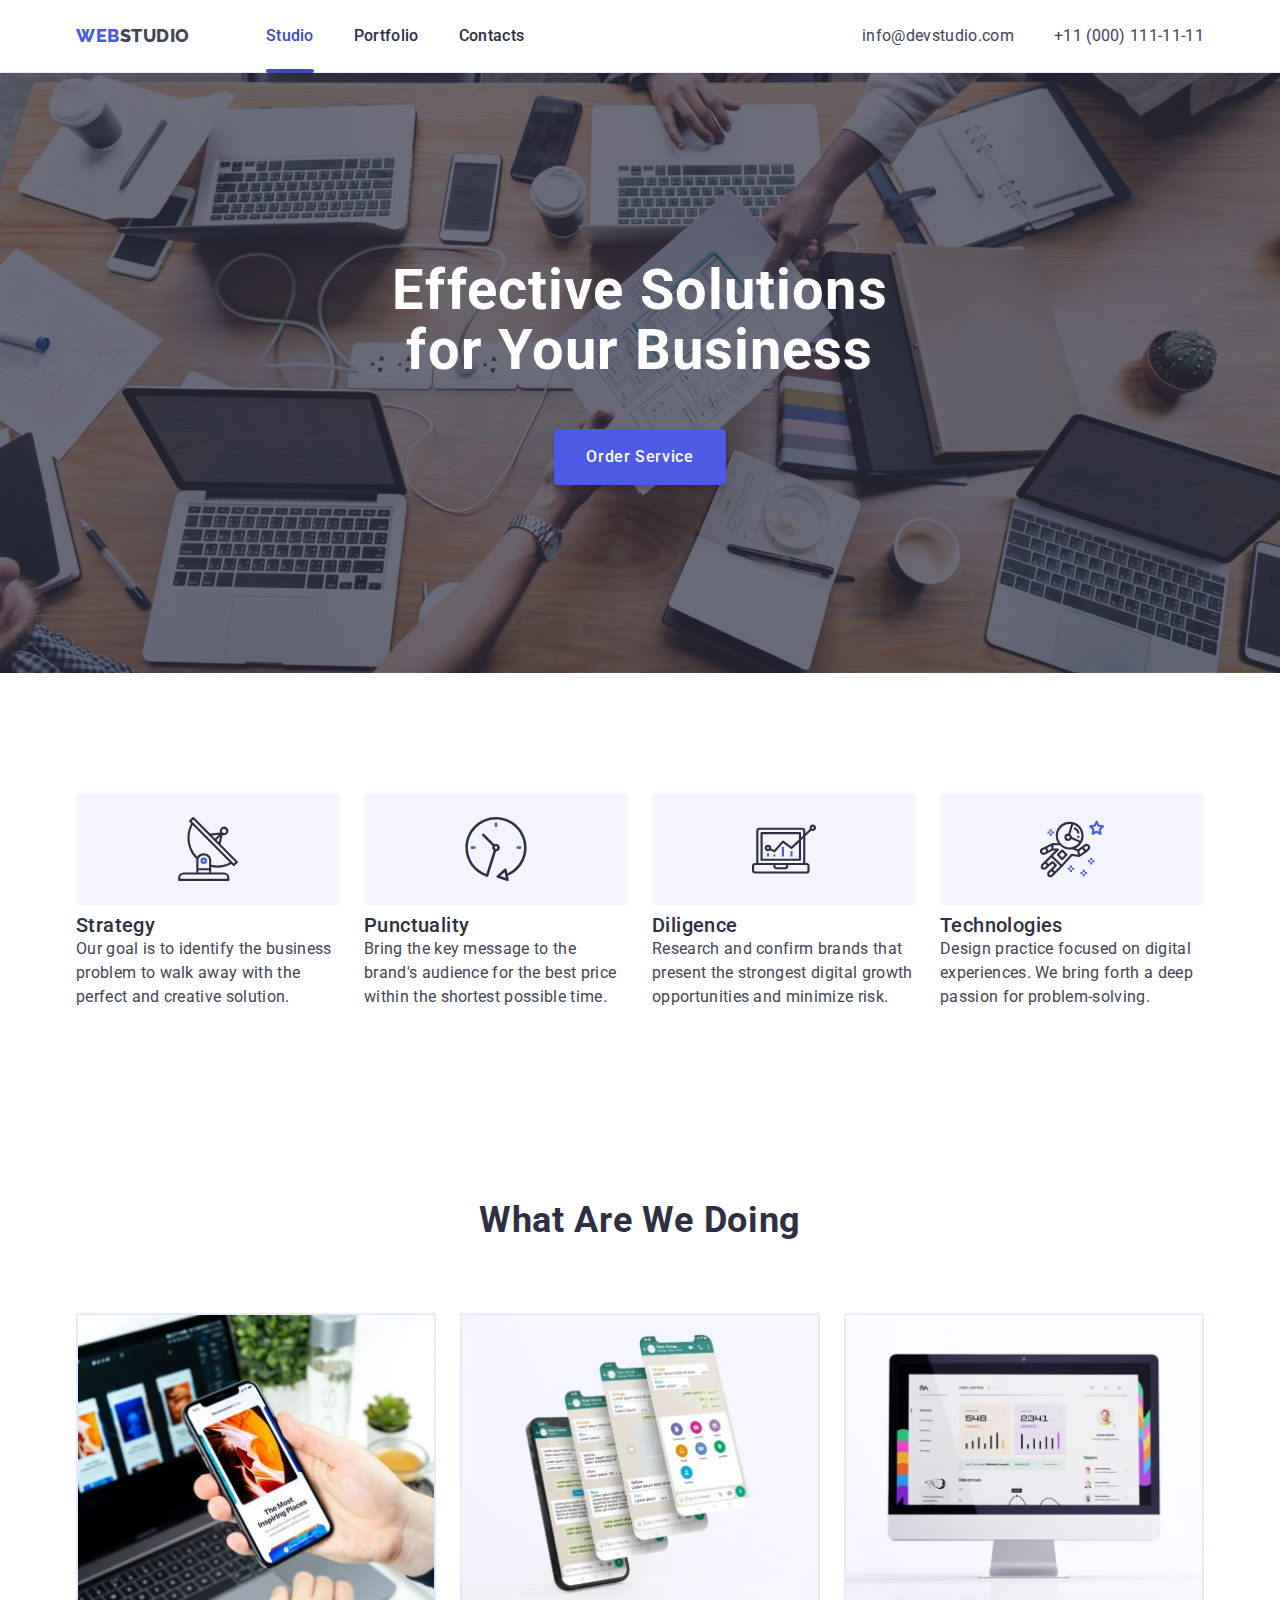
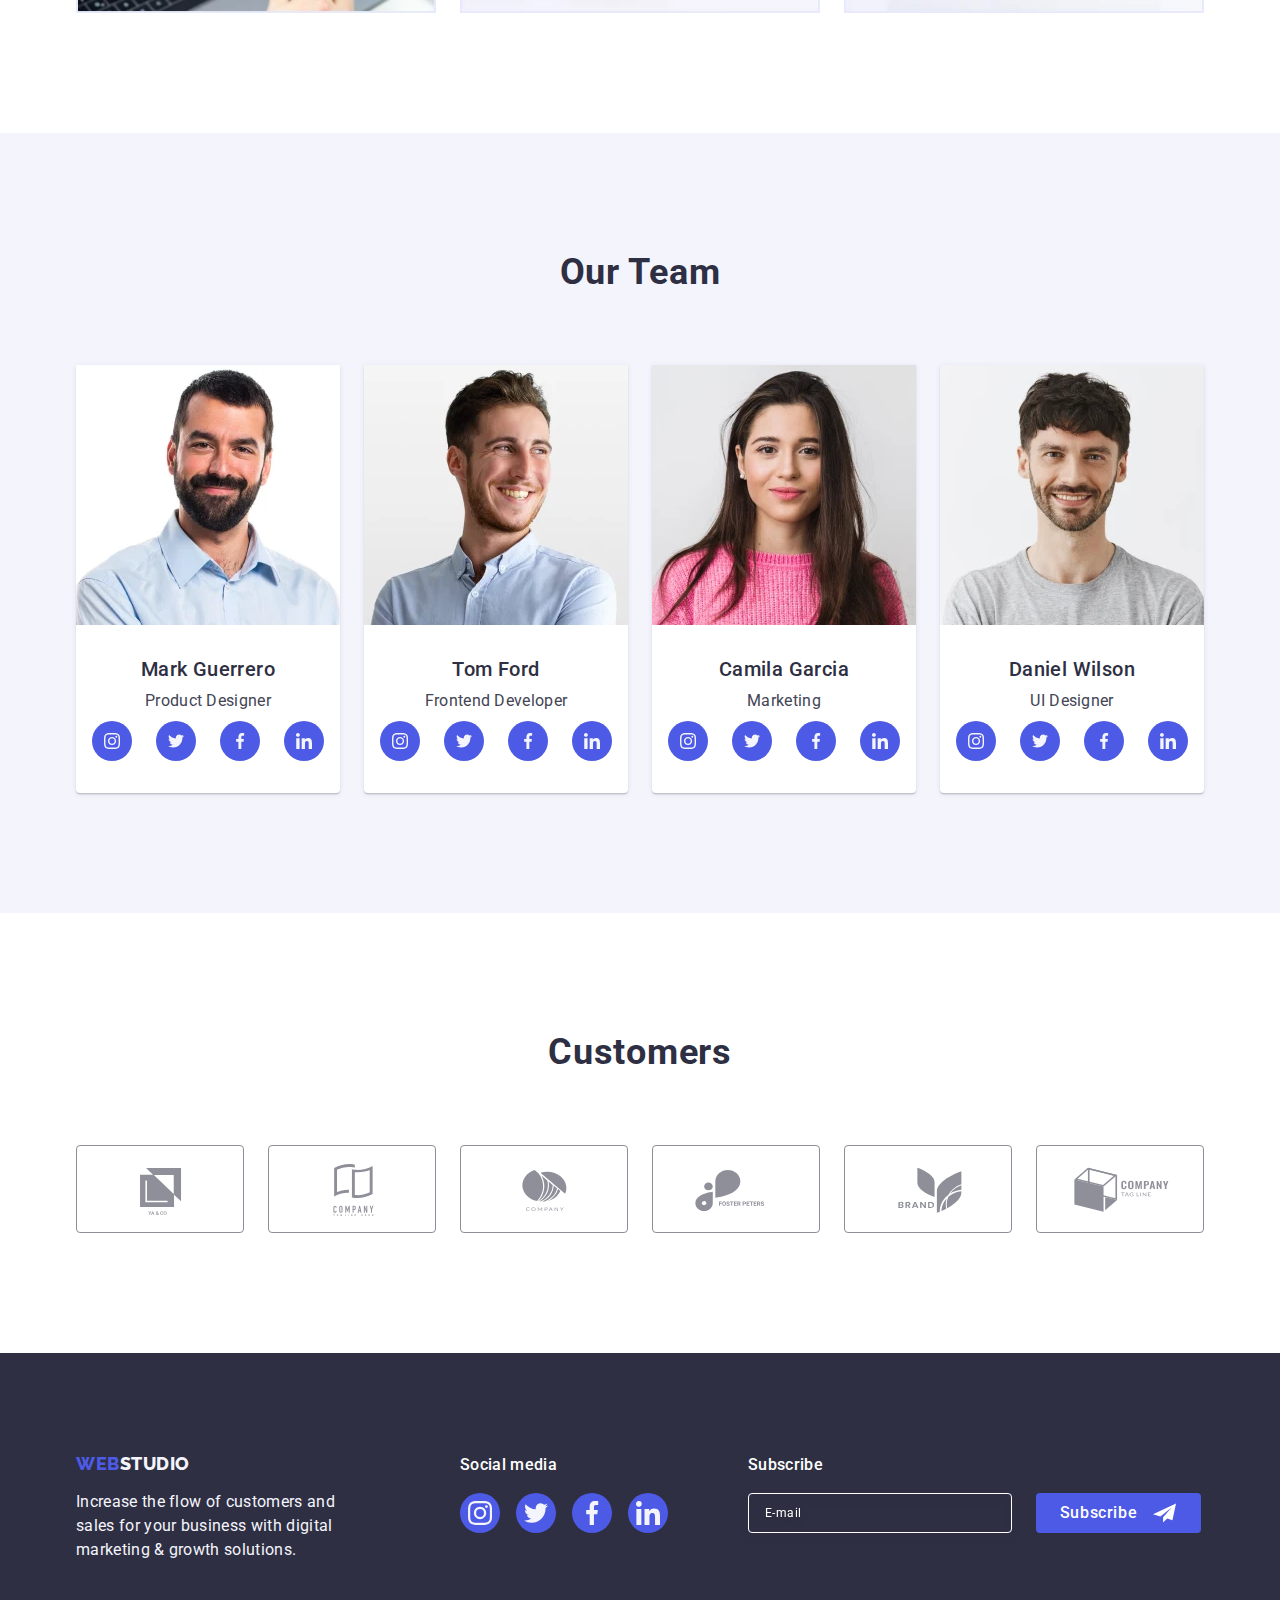
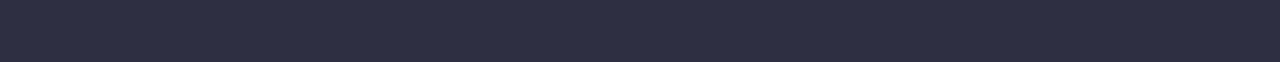
<file: index.html>
<!DOCTYPE html>
<html lang="en">
  <head>
    <meta charset="UTF-8" />
    <meta http-equiv="X-UA-Compatible" content="IE=edge" />
    <meta name="viewport" content="width=device-width, initial-scale=1.0" />
    <title>Студія</title>
    <link rel="preconnect" href="https://fonts.googleapis.com" />
    <link rel="preconnect" href="https://fonts.gstatic.com" crossorigin />
    <link
      href="https://fonts.googleapis.com/css2?family=Raleway:wght@800&family=Roboto:wght@400;500;700;900&display=swap"
      rel="stylesheet"
    />
    <link
      rel="stylesheet"
      href="https://cdn.jsdelivr.net/npm/modern-normalize@2.0.0/modern-normalize.min.css"
    />
    <link rel="stylesheet" href="./css/styles.css" />
    <link rel="icon" href="./images/favicon/40web-development_102111.png" />
  </head>
  <!-- BODY -->
  <body class="body">
    <!-- HEADER -->
    <header class="header">
      <div class="container header-container">
        <!-- HEADER NAVIGATION -->
        <nav class="nav header-nav">
          <a class="logo-link" href="./index.html"
            >Web<span class="logo-header">Studio</span></a
          >
          <ul class="list header-list">
            <li class="header-item">
              <a href="./index.html" class="nav-link current-link">Studio</a>
            </li>
            <li class="header-item">
              <a href="./portfolio.html" class="nav-link">Portfolio</a>
            </li>
            <li class="header-item">
              <a href="#" class="nav-link">Contacts</a>
            </li>
          </ul>
        </nav>

        <!-- ADDRESS -->
        <address class="address">
          <ul class="address-list">
            <li class="address-item">
              <a class="contact" href="mailto:info@devstudio.com"
                >info@devstudio.com</a
              >
            </li>
            <li class="address-item">
              <a class="contact" href="tel:+110001111111"
                >+11 (000) 111-11-11</a
              >
            </li>
          </ul>
        </address>
        <button type="button" class="mob-menu-open js-open-menu">
          <svg class="mob-menu__open-icon" width="32" height="22">
            <use href="./images/icons.svg#burger"></use>
          </svg>
        </button>
      </div>
    </header>
    <!-- MAIN -->
    <main>
      <!-- HERO -->
      <section class="section hero-section">
        <div class="container hero-container">
          <h1 class="title-hero">
            Effective Solutions
            <span class="business-text">for Your Business</span>
          </h1>
          <button class="button-hero button" type="button" data-modal-open>
            Order Service
          </button>
        </div>
      </section>
      <!-- GOALS -->
      <section class="section goals-section">
        <div class="container goals-container">
          <h2 class="visually-hidden">Goals</h2>
          <ul class="list goals-list">
            <li class="goals-item">
              <div class="goals-icon">
                <svg class="goals-icon64" width="64" height="64">
                  <use href="./images/icons.svg#antenna"></use>
                </svg>
              </div>
              <h3 class="title-descriptions goals-descriprions">Strategy</h3>
              <p class="text goals-text">
                Our goal is to identify the business problem to walk away with
                the perfect and creative solution.
              </p>
            </li>
            <li class="goals-item">
              <div class="goals-icon">
                <svg class="goals-icon64" width="64" height="64">
                  <use href="./images/icons.svg#clock"></use>
                </svg>
              </div>
              <h3 class="title-descriptions goals-descriprions">Punctuality</h3>
              <p class="text goals-text">
                Bring the key message to the brand's audience for the best price
                within the shortest possible time.
              </p>
            </li>
            <li class="goals-item">
              <div class="goals-icon">
                <svg class="goals-icon64" width="64" height="64">
                  <use href="./images/icons.svg#diagram"></use>
                </svg>
              </div>
              <h3 class="title-descriptions goals-descriprions">Diligence</h3>
              <p class="text goals-text">
                Research and confirm brands that present the strongest digital
                growth opportunities and minimize risk.
              </p>
            </li>
            <li class="goals-item">
              <div class="goals-icon">
                <svg class="goals-icon64" width="64" height="64">
                  <use href="./images/icons.svg#astronaut"></use>
                </svg>
              </div>
              <h3 class="title-descriptions goals-descriprions">
                Technologies
              </h3>
              <p class="text goals-text">
                Design practice focused on digital experiences. We bring forth a
                deep passion for problem-solving.
              </p>
            </li>
          </ul>
        </div>
      </section>
      <!--OPPORTUNITIES-->
      <section class="section opportunities-section">
        <div class="container opportunities-container">
          <h2 class="title opportunities-title">What are we doing</h2>
          <ul class="list opportunities-list">
            <li class="opportunitie-item">
              <img
                class="image opportunitie-image"
                srcset="
                  ./images/71_wawd@1x.webp 1x,
                  ./images/71_wawd@2x.webp 2x
                "
                src="./images/rectangle71.jpg"
                alt="An example of work on a computer"
                width="360"
                height="300"
              />
            </li>
            <li class="opportunitie-item">
              <img
                class="image opportunitie-image"
                srcset="
                  ./images/71_wawd@1x-1.webp 1x,
                  ./images/71_wawd@2x-1.webp 2x
                "
                src="./images/rectangle72.jpg"
                alt="An example of work on a
              mobile"
                width="360"
                height="300"
              />
            </li>
            <li class="opportunitie-item">
              <img
                class="image opportunitie-image"
                srcset="
                  ./images/71_wawd@1x-2.webp 1x,
                  ./images/71_wawd@2x-2.webp 2x
                "
                src="./images/rectangle73.jpg"
                alt="A man holds a mobile phone in his hand against a laptop"
                width="360"
                height="300"
              />
            </li>
          </ul>
        </div>
      </section>
      <!-- TEAM -->
      <section class="section team-section">
        <div class="container team-container">
          <h2 class="title team-title">Our Team</h2>
          <ul class="list team-list">
            <li class="team-item">
              <img
                class="image team-image"
                srcset="
                  ./images/people/mark@1x.webp 1x,
                  ./images/people/mark@2x.webp 2x
                "
                src="./images/people/mark.jpg"
                alt="A dark-haired, bearded man in a blue shirt"
                width="264"
                height="260"
              />
              <div class="worker">
                <h3 class="title-descriptions team-descriptions">
                  Mark Guerrero
                </h3>
                <p class="text team-text">Product Designer</p>
                <ul class="socials">
                  <li class="socials-items">
                    <a
                      class="socials-links"
                      aria-label="instagram icon"
                      href="https://www.instagram.com/"
                      target="_blank"
                      rel="noopener no referrer"
                    >
                      <svg class="socials-icons" width="16" height="16">
                        <use href="./images/icons.svg#instagram"></use>
                      </svg>
                    </a>
                  </li>
                  <li class="socials-items">
                    <a
                      class="socials-links"
                      aria-label="twitter icon"
                      href="https://twitter.com/"
                      target="_blank"
                      rel="noopener no referrer"
                    >
                      <svg class="socials-icons" width="16" height="16">
                        <use href="./images/icons.svg#twitter"></use>
                      </svg>
                    </a>
                  </li>
                  <li class="socials-items">
                    <a
                      class="socials-links"
                      aria-label="facebook icon"
                      href="https://www.facebook.com/"
                      target="_blank"
                      rel="noopener no referrer"
                    >
                      <svg class="socials-icons" width="16" height="16">
                        <use href="./images/icons.svg#facebook"></use>
                      </svg>
                    </a>
                  </li>
                  <li class="socials-items">
                    <a
                      class="socials-links"
                      aria-label="linkedin icon"
                      href="https://www.linkedin.com/"
                      target="_blank"
                      rel="noopener no referrer"
                    >
                      <svg class="socials-icons" width="16" height="16">
                        <use href="./images/icons.svg#linkedin"></use>
                      </svg>
                    </a>
                  </li>
                </ul>
              </div>
            </li>
            <li class="team-item">
              <img
                class="image team-image"
                srcset="
                  ./images/people/tom@1x.webp 1x,
                  ./images/people/tom@2x.webp 2x
                "
                src="./images/people/tom.jpg"
                alt="A blond-haired man with a week's stubble in a blue shirt"
                width="264"
                height="260"
              />
              <div class="worker">
                <h3 class="title-descriptions team-descriptions">Tom Ford</h3>
                <p class="text team-text">Frontend Developer</p>
                <ul class="socials">
                  <li class="socials-items">
                    <a
                      class="socials-links"
                      aria-label="instagram icon"
                      href="https://www.instagram.com/"
                      target="_blank"
                      rel="noopener no referrer"
                    >
                      <svg class="socials-icons" width="16" height="16">
                        <use href="./images/icons.svg#instagram"></use>
                      </svg>
                    </a>
                  </li>
                  <li class="socials-items">
                    <a
                      class="socials-links"
                      aria-label="twitter icon"
                      href="https://twitter.com/"
                      target="_blank"
                      rel="noopener no referrer"
                    >
                      <svg class="socials-icons" width="16" height="16">
                        <use href="./images/icons.svg#twitter"></use>
                      </svg>
                    </a>
                  </li>
                  <li class="socials-items">
                    <a
                      class="socials-links"
                      aria-label="facebook icon"
                      href="https://www.facebook.com/"
                      target="_blank"
                      rel="noopener no referrer"
                    >
                      <svg class="socials-icons" width="16" height="16">
                        <use href="./images/icons.svg#facebook"></use>
                      </svg>
                    </a>
                  </li>
                  <li class="socials-items">
                    <a
                      class="socials-links"
                      aria-label="linkedin icon"
                      href="https://www.linkedin.com/"
                      target="_blank"
                      rel="noopener no referrer"
                    >
                      <svg class="socials-icons" width="16" height="16">
                        <use href="./images/icons.svg#linkedin"></use>
                      </svg>
                    </a>
                  </li>
                </ul>
              </div>
            </li>
            <li class="team-item">
              <img
                class="image team-image"
                srcset="
                  ./images/people/camila@1x.webp 1x,
                  ./images/people/camila@2x.webp 2x
                "
                src="./images/people/camila.jpg"
                alt="Dark-haired girl in a pink blouse"
                width="264"
                height="260"
              />
              <div class="worker">
                <h3 class="title-descriptions team-descriptions">
                  Camila Garcia
                </h3>
                <p class="text team-text">Marketing</p>
                <ul class="socials">
                  <li class="socials-items">
                    <a
                      class="socials-links"
                      aria-label="instagram icon"
                      href="https://www.instagram.com/"
                      target="_blank"
                      rel="noopener no referrer"
                    >
                      <svg class="socials-icons" width="16" height="16">
                        <use href="./images/icons.svg#instagram"></use>
                      </svg>
                    </a>
                  </li>
                  <li class="socials-items">
                    <a
                      class="socials-links"
                      aria-label="twitter icon"
                      href="https://twitter.com/"
                      target="_blank"
                      rel="noopener no referrer"
                    >
                      <svg class="socials-icons" width="16" height="16">
                        <use href="./images/icons.svg#twitter"></use>
                      </svg>
                    </a>
                  </li>
                  <li class="socials-items">
                    <a
                      class="socials-links"
                      aria-label="facebook icon"
                      href="https://www.facebook.com/"
                      target="_blank"
                      rel="noopener no referrer"
                    >
                      <svg class="socials-icons" width="16" height="16">
                        <use href="./images/icons.svg#facebook"></use>
                      </svg>
                    </a>
                  </li>
                  <li class="socials-items">
                    <a
                      class="socials-links"
                      aria-label="linkedin icon"
                      href="https://www.linkedin.com/"
                      target="_blank"
                      rel="noopener no referrer"
                    >
                      <svg class="socials-icons" width="16" height="16">
                        <use href="./images/icons.svg#linkedin"></use>
                      </svg>
                    </a>
                  </li>
                </ul>
              </div>
            </li>
            <li class="team-item">
              <img
                class="image team-image"
                srcset="
                  ./images/people/daniel@1x.webp 1x,
                  ./images/people/daniel@2x.webp 2x
                "
                src="./images/people/daniel.jpg"
                alt="Dark-haired man with 2-week stubble wearing a grey T-shirt"
                width="264"
                height="260"
              />
              <div class="worker">
                <h3 class="title-descriptions team-descriptions">
                  Daniel Wilson
                </h3>
                <p class="text team-text">UI Designer</p>
                <ul class="socials">
                  <li class="socials-items">
                    <a
                      class="socials-links"
                      aria-label="instagram icon"
                      href="https://www.instagram.com/"
                      target="_blank"
                      rel="noopener no referrer"
                    >
                      <svg class="socials-icons" width="16" height="16">
                        <use href="./images/icons.svg#instagram"></use>
                      </svg>
                    </a>
                  </li>
                  <li class="socials-items">
                    <a
                      class="socials-links"
                      aria-label="twitter icon"
                      href="https://twitter.com/"
                      target="_blank"
                      rel="noopener no referrer"
                    >
                      <svg class="socials-icons" width="16" height="16">
                        <use href="./images/icons.svg#twitter"></use>
                      </svg>
                    </a>
                  </li>
                  <li class="socials-items">
                    <a
                      class="socials-links"
                      aria-label="facebook icon"
                      href="https://www.facebook.com/"
                      target="_blank"
                      rel="noopener no referrer"
                    >
                      <svg class="socials-icons" width="16" height="16">
                        <use href="./images/icons.svg#facebook"></use>
                      </svg>
                    </a>
                  </li>
                  <li class="socials-items">
                    <a
                      class="socials-links"
                      aria-label="linkedin icon"
                      href="https://www.linkedin.com/"
                      target="_blank"
                      rel="noopener no referrer"
                    >
                      <svg class="socials-icons" width="16" height="16">
                        <use href="./images/icons.svg#linkedin"></use>
                      </svg>
                    </a>
                  </li>
                </ul>
              </div>
            </li>
          </ul>
        </div>
      </section>
      <!-- CUSTOMERS -->
      <section class="section customers-section">
        <div class="container customers-container">
          <h2 class="title customers-title">Customers</h2>
          <ul class="list customers-list">
            <li class="customers-item">
              <a class="link customers-link" href="#">
                <svg class="customers-icon" width="104" height="56">
                  <use href="./images/icons.svg#logo"></use>
                </svg>
              </a>
            </li>
            <li class="customers-item">
              <a class="link customers-link" href="#">
                <svg class="customers-icon" width="104" height="56">
                  <use href="./images/icons.svg#tagline"></use>
                </svg>
              </a>
            </li>
            <li class="customers-item">
              <a class="link customers-link" href="#">
                <svg class="customers-icon" width="104" height="56">
                  <use href="./images/icons.svg#company"></use>
                </svg>
              </a>
            </li>
            <li class="customers-item">
              <a class="link customers-link" href="#">
                <svg class="customers-icon" width="104" height="56">
                  <use href="./images/icons.svg#foster"></use>
                </svg>
              </a>
            </li>
            <li class="customers-item">
              <a class="link customers-link" href="#">
                <svg class="customers-icon" width="104" height="56">
                  <use href="./images/icons.svg#brand"></use>
                </svg>
              </a>
            </li>
            <li class="customers-item">
              <a class="link customers-link" href="#"
                ><svg class="customers-icon" width="104" height="56">
                  <use href="./images/icons.svg#comtag"></use>
                </svg>
              </a>
            </li>
          </ul>
        </div>
      </section>
    </main>
    <!-- FOOTER -->
    <footer class="footer">
      <div class="container footer-container">
        <div class="footer-logo-container">
          <a class="link logo-link footer-link" href="./index.html"
            >Web<span class="logo-footer">Studio</span>
          </a>
          <p class="footer-text">
            Increase the flow of customers and sales for your business with
            digital marketing & growth solutions.
          </p>
        </div>
        <div class="footer-sm">
          <p class="footer-sm-text">Social media</p>
          <ul class="footer-sm-list">
            <li class="footer-sm-items">
              <a
                class="footer-sm-links"
                aria-label="instagram icon"
                href="https://www.instagram.com/"
                target="_blank"
                rel="noopener no referrer"
              >
                <svg class="footer-sm-icons" width="24" height="24">
                  <use href="./images/icons.svg#instagram"></use>
                </svg>
              </a>
            </li>
            <li class="footer-sm-items">
              <a
                class="footer-sm-links"
                aria-label="twitter icon"
                href="https://twitter.com/"
                target="_blank"
                rel="noopener no referrer"
              >
                <svg class="footer-sm-icons" width="24" height="24">
                  <use href="./images/icons.svg#twitter"></use>
                </svg>
              </a>
            </li>
            <li class="footer-sm-items">
              <a
                class="footer-sm-links"
                aria-label="facebook icon"
                href="https://www.facebook.com/"
                target="_blank"
                rel="noopener no referrer"
              >
                <svg class="footer-sm-icons" width="24" height="24">
                  <use href="./images/icons.svg#facebook"></use>
                </svg>
              </a>
            </li>
            <li class="footer-sm-items">
              <a
                class="footer-sm-links"
                aria-label="linkedin icon"
                href="https://www.linkedin.com/"
                target="_blank"
                rel="noopener no referrer"
              >
                <svg class="footer-sm-icons" width="24" height="24">
                  <use href="./images/icons.svg#linkedin"></use>
                </svg>
              </a>
            </li>
          </ul>
        </div>
        <div class="footer-form">
          <p class="footer-form-txt">Subscribe</p>
          <form class="footer-form-subscribe">
            <label class="footer-form-label">
              <input
                class="footer-form-input"
                name="mail"
                type="email"
                placeholder="E-mail"
                required
              />
            </label>
            <button class="footer-form-btn" type="submit">
              Subscribe
              <svg class="footer-form-icon" width="24" height="24">
                <use href="./images/icons.svg#send-icon"></use>
              </svg>
            </button>
          </form>
        </div>
      </div>
    </footer>
    <!-- `````BACKDROP-MODAL````` -->
    <div class="backdrop is-hidden" data-modal>
      <div class="modal">
        <button class="close-button" type="button" data-modal-close>
          <svg class="close-icon" width="8" height="8">
            <use href="./images/icons.svg#close"></use>
          </svg>
        </button>

        <p class="modal-form-title">
          Leave your contacts and we will call you back
        </p>

        <form class="modal-form">
          <div class="modal-lable-form">
            <label class="modal-form-lable" for="user-name"> Name </label>
            <div class="modal-input-svg">
              <input
                class="modal-form-input"
                type="text"
                id="user-name"
                name="user-name"
                placeholder="James Bond"
                required
              />
              <svg class="modal-form-icon" width="18" height="24">
                <use href="./images/icons.svg#name"></use>
              </svg>
            </div>
          </div>

          <div class="modal-lable-form">
            <label class="modal-form-lable" for="phone">Phone</label>
            <div class="modal-input-svg">
              <input
                class="modal-form-input"
                type="tel"
                id="phone"
                name="phone"
                placeholder="+38 (068) 007 00 70"
                required
              />
              <svg class="modal-form-icon" width="18" height="24">
                <use href="./images/icons.svg#phone"></use>
              </svg>
            </div>
          </div>

          <div class="modal-lable-form">
            <label class="modal-form-lable" for="mail">Email</label>
            <div class="modal-input-svg">
              <input
                class="modal-form-input"
                type="email"
                id="mail"
                name="mail"
                placeholder="mail@mail.com"
                required
              />
              <svg class="modal-form-icon" width="18" height="24">
                <use href="./images/icons.svg#mail"></use>
              </svg>
            </div>
          </div>

          <div class="modal-lable-textarea">
            <label class="modal-form-lable" for="user-comment"> Comment</label>
            <textarea
              class="modal-form-input comment-input"
              id="user-comment"
              name="user-comment"
              placeholder="Text input"
            ></textarea>
          </div>

          <div class="modal-input-checkbox">
            <input
              class="visually-hidden input-checkbox"
              id="user-privacy"
              type="checkbox"
              value="true"
              name="user-privacy"
            />
            <label class="modal-checkbox" for="user-privacy"
              ><span class="modal-checkbox-txt">
                <svg class="checkbox-form-icon" width="10" height="8">
                  <use href="./images/icons.svg#check"></use>
                </svg>
              </span>
              I accept the terms and conditions of the
              <a class="modal-checkbox-link" href="#">Privacy Policy</a>
            </label>
          </div>

          <button class="modal-form-btn" type="submit">Send</button>
        </form>
      </div>
    </div>
    <!-- MOB MENU -->
    <div class="mob-menu js-menu-container">
      <div class="container mob-menu-container">
        <button class="mob-menu-close js-close-menu">
          <svg class="mob-menu__close-icon" width="8" height="8">
            <use href="./images/icons.svg#close"></use>
          </svg>
        </button>
        <ul class="list menu-list">
          <li class="menu-item">
            <a href="./index.html" class="menu-link current-link">Studio</a>
          </li>
          <li class="menu-item">
            <a href="./portfolio.html" class="menu-link">Portfolio</a>
          </li>
          <li class="menu-item">
            <a href="#" class="menu-link">Contacts</a>
          </li>
        </ul>
        <address class="menu-address">
          <ul class="menu-address-list">
            <li class="menu-address-item">
              <a class="menu-contact" href="mailto:info@devstudio.com"
                >info@devstudio.com</a
              >
            </li>
            <li class="menu-address-item menu-tel-item">
              <a class="menu-contact menu-tel" href="tel:+110001111111"
                >+11 (000) 111-11-11</a
              >
            </li>
          </ul>
        </address>
        <ul class="menu-socials">
          <li class="menu-socials-items">
            <a
              class="menu-socials-links"
              aria-label="instagram icon"
              href="https://www.instagram.com/"
              target="_blank"
              rel="noopener no referrer"
            >
              <svg class="menu-socials-icons" width="24" height="24">
                <use href="./images/icons.svg#instagram"></use>
              </svg>
            </a>
          </li>
          <li class="menu-socials-items">
            <a
              class="menu-socials-links"
              aria-label="twitter icon"
              href="https://twitter.com/"
              target="_blank"
              rel="noopener no referrer"
            >
              <svg class="menu-socials-icons" width="24" height="24">
                <use href="./images/icons.svg#twitter"></use>
              </svg>
            </a>
          </li>
          <li class="menu-socials-items">
            <a
              class="menu-socials-links"
              aria-label="facebook icon"
              href="https://www.facebook.com/"
              target="_blank"
              rel="noopener no referrer"
            >
              <svg class="menu-socials-icons" width="24" height="24">
                <use href="./images/icons.svg#facebook"></use>
              </svg>
            </a>
          </li>
          <li class="menu-socials-items">
            <a
              class="menu-socials-links"
              aria-label="linkedin icon"
              href="https://www.linkedin.com/"
              target="_blank"
              rel="noopener no referrer"
            >
              <svg class="menu-socials-icons" width="24" height="24">
                <use href="./images/icons.svg#linkedin"></use>
              </svg>
            </a>
          </li>
        </ul>
      </div>
    </div>
    <script src="./js/mobile-menu.js"></script>
    <script src="./js/modal.js"></script>
  </body>
</html>
</file>
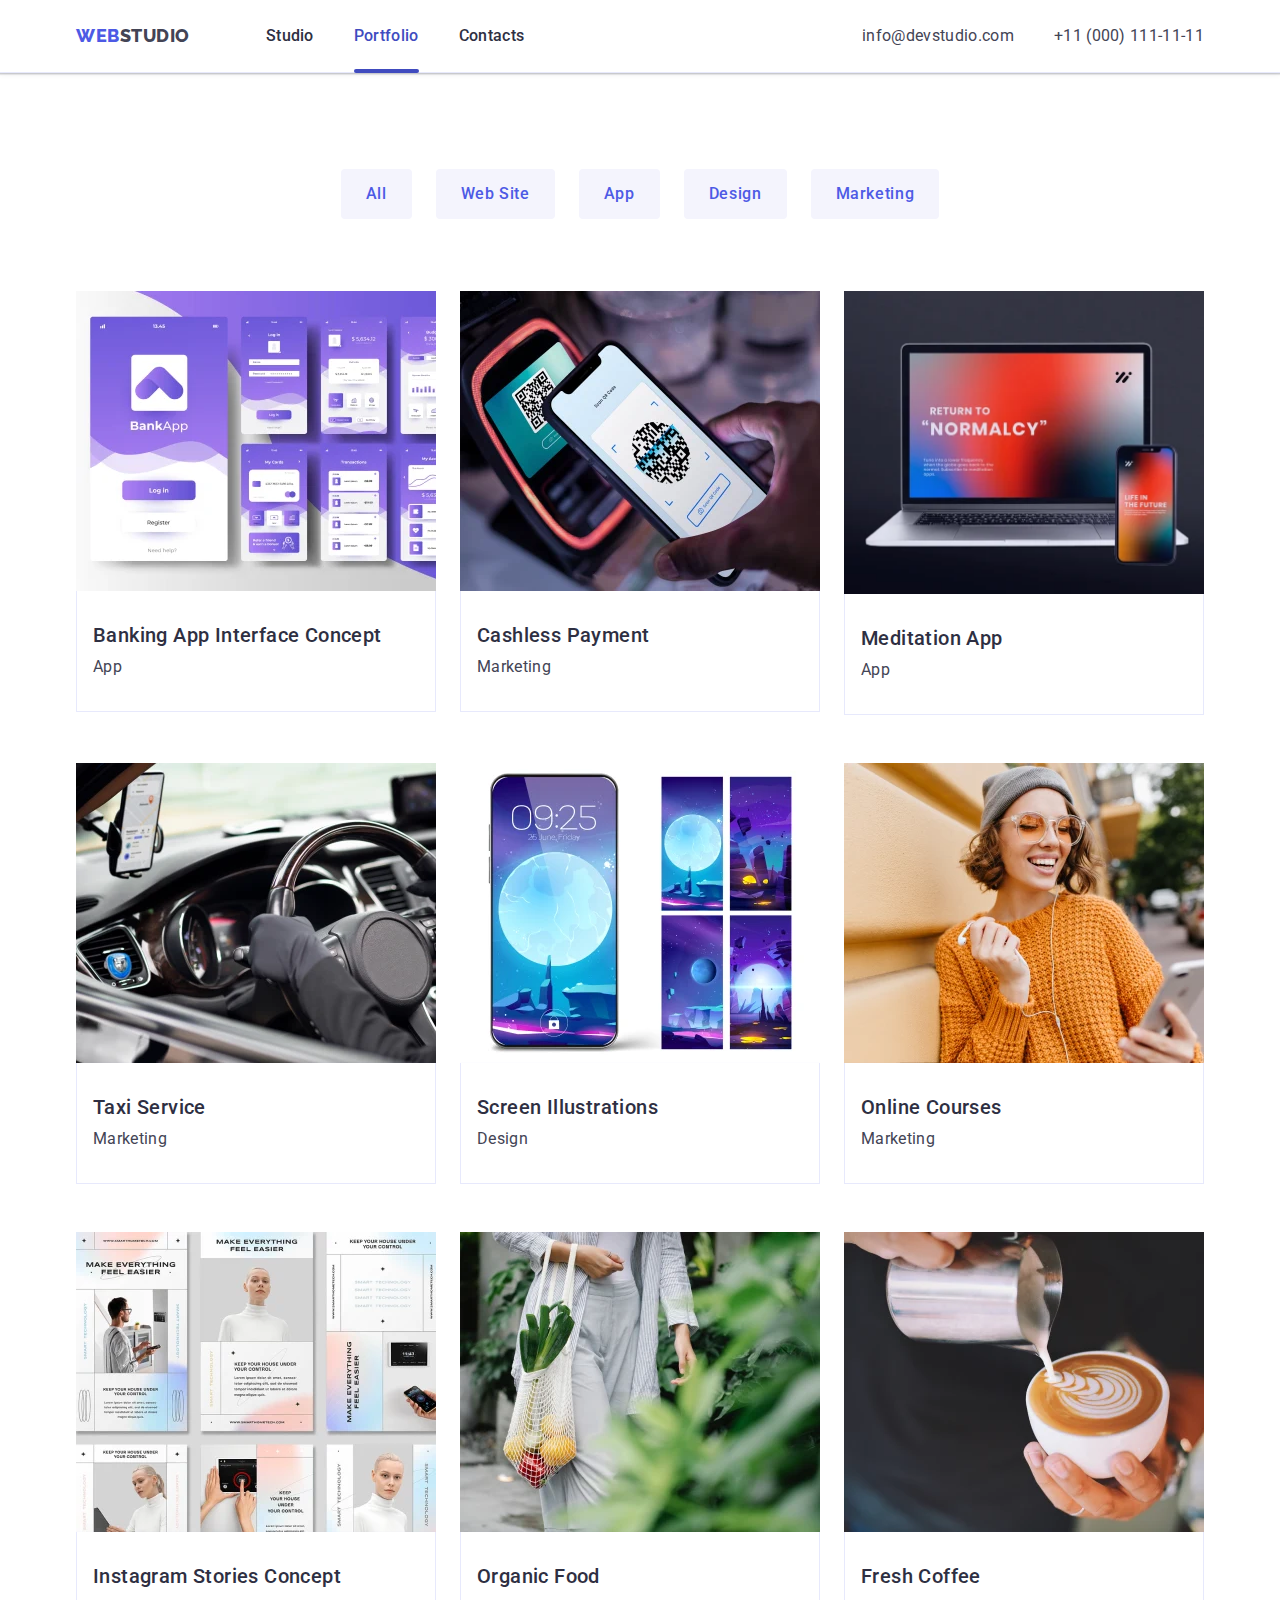
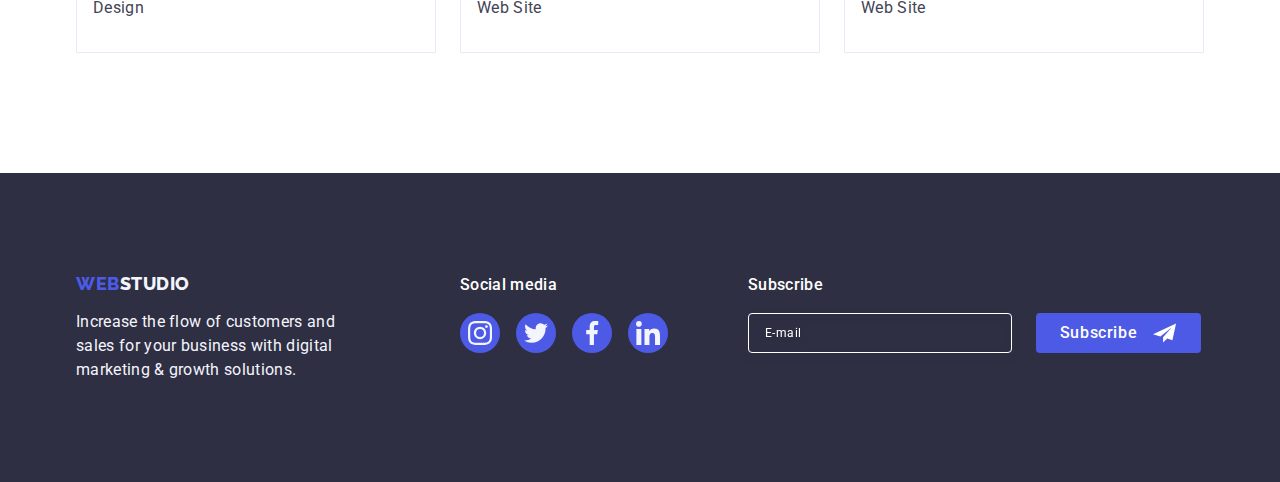
<file: portfolio.html>
<!DOCTYPE html>

<html lang="en">
  <head>
    <meta charset="UTF-8" />
    <meta http-equiv="X-UA-Compatible" content="IE=edge" />
    <meta name="viewport" content="width=device-width, initial-scale=1.0" />
    <title>Портфоліо</title>
    <link rel="preconnect" href="https://fonts.googleapis.com" />
    <link rel="preconnect" href="https://fonts.gstatic.com" crossorigin />
    <link
      href="https://fonts.googleapis.com/css2?family=Raleway:wght@800&family=Roboto:wght@400;500;700;900&display=swap"
      rel="stylesheet"
    />
    <link
      rel="stylesheet"
      href="https://cdn.jsdelivr.net/npm/modern-normalize@2.0.0/modern-normalize.min.css"
    />
    <link rel="stylesheet" href="./css/styles.css" />
    <link rel="icon" href="./images/favicon/40web-development_102111.png" />
  </head>
  <!-- BODY -->
  <body>
    <!-- HEADER -->
    <header class="header">
      <div class="container header-container">
        <!-- HEADER NAVIGATION -->
        <nav class="nav header-nav">
          <a class="link logo-link" href="./index.html"
            >Web<span class="logo-header">Studio</span>
          </a>
          <ul class="list header-list">
            <li class="header-item">
              <a href="./index.html" class="nav-link">Studio</a>
            </li>
            <li class="header-item">
              <a href="./portfolio.html" class="nav-link current-link"
                >Portfolio</a
              >
            </li>
            <li class="header-item">
              <a href="" class="nav-link">Contacts</a>
            </li>
          </ul>
        </nav>
        <!-- ADDRESS -->
        <address class="address">
          <ul class="address-list">
            <li class="address-item">
              <a class="contact mail-contact" href="mailto:info@devstudio.com"
                >info@devstudio.com</a
              >
            </li>
            <li class="address-item">
              <a class="contact tel-contact" href="tel:+110001111111"
                >+11 (000) 111-11-11</a
              >
            </li>
          </ul>
        </address>
        <button type="button" class="mob-menu-open js-open-menu">
          <svg class="mob-menu__open-icon" width="32" height="22">
            <use href="./images/icons.svg#burger"></use>
          </svg>
        </button>
      </div>
    </header>
    <!-- MAIN PORTFOLIO -->
    <main>
      <section class="section portfolio-section">
        <div class="container">
          <!-- BUTTONS PORTFOLIO -->
          <h1 class="visually-hidden">Filter</h1>
          <ul class="list list-button">
            <li class="item-button">
              <button class="filter-button" type="button">All</button>
            </li>
            <li class="item-button">
              <button class="filter-button" type="button">Web Site</button>
            </li>
            <li class="item-button">
              <button class="filter-button" type="button">App</button>
            </li>
            <li class="item-button">
              <button class="filter-button" type="button">Design</button>
            </li>
            <li class="item-button">
              <button class="filter-button" type="button">Marketing</button>
            </li>
          </ul>
          <!-- PORTFOLIO -->

          <ul class="list list-portfolio">
            <li class="item item-portfolio">
              <a href="#" class="link portfolio-link">
                <div class="thumb-portfolio-img">
                  <picture>
                    <source
                      srcset="
                        ./images/portfolio/desk/img_desk_p@1x.webp 1x,
                        ./images/portfolio/desk/img_desk_p@2x.webp 2x
                      "
                      type="image/webp"
                      media="(min-width: 1158px)"
                    />
                    <source
                      srcset="
                        ./images/portfolio/tab/img_tab_p@1x.webp 1x,
                        ./images/portfolio/tab/img_tab_p@2x.webp 2x
                      "
                      type="image/webp"
                      media="(min-width: 768px)"
                    />
                    <source
                      srcset="
                        ./images/portfolio/mob/img_mob_p@1x.webp 1x,
                        ./images/portfolio/mob/img_mob_p@2x.webp 2x
                      "
                      type="image/webp"
                      media="(max-width: 767px)"
                    />
                    <img
                      class="image portfolio-image"
                      src="./images/portfolio/banking-app.jpg"
                      alt="Banking App Interface Concept"
                      width="360"
                      height="300"
                      loading="lazy"
                    />
                  </picture>
                  <p class="overlay-portfolio-txt">
                    14 Stylish and User-Friendly App Design Concepts · Task
                    Manager App · Calorie Tracker App · Exotic Fruit Ecommerce
                    App · Cloud Storage App
                  </p>
                </div>
                <div class="portfolio-inform">
                  <h2 class="title-descriptions portfolio-descriptions">
                    Banking App Interface Concept
                  </h2>
                  <p class="text portfolio-text">App</p>
                </div>
              </a>
            </li>
            <li class="item item-portfolio">
              <a href="#" class="link portfolio-link">
                <div class="thumb-portfolio-img">
                  <picture>
                    <source
                      srcset="
                        ./images/portfolio/desk/img_desk_p@1x-1.webp 1x,
                        ./images/portfolio/desk/img_desk_p@2x-1.webp 2x
                      "
                      type="image/webp"
                      media="(min-width: 1158px)"
                    />
                    <source
                      srcset="
                        ./images/portfolio/tab/img_tab_p@1x-1.webp 1x,
                        ./images/portfolio/tab/img_tab_p@2x-1.webp 2x
                      "
                      type="image/webp"
                      media="(min-width: 768px)"
                    />
                    <source
                      srcset="
                        ./images/portfolio/mob/img_mob_p@1x-1.webp 1x,
                        ./images/portfolio/mob/img_mob_p@2x-1.webp 2x
                      "
                      type="image/webp"
                      media="(max-width: 767px)"
                    />
                    <img
                      class="image portfolio-image"
                      src="./images/portfolio/cashless-payment.jpg"
                      alt="mobile cashless payment"
                      width="360"
                      height="300"
                    />
                  </picture>
                  <p class="overlay-portfolio-txt">
                    14 Stylish and User-Friendly App Design Concepts · Task
                    Manager App · Calorie Tracker App · Exotic Fruit Ecommerce
                    App · Cloud Storage App
                  </p>
                </div>
                <div class="portfolio-inform">
                  <h2 class="title-descriptions portfolio-descriptions">
                    Cashless Payment
                  </h2>
                  <p class="text portfolio-text">Marketing</p>
                </div>
              </a>
            </li>
            <li class="item item-portfolio">
              <a href="#" class="link portfolio-link">
                <div class="thumb-portfolio-img">
                  <picture>
                    <source
                      srcset="
                        ./images/portfolio/desk/img_desk_p@1x-2.webp 1x,
                        ./images/portfolio/desk/img_desk_p@2x-2.webp 2x
                      "
                      type="image/webp"
                      media="(min-width: 1158x)"
                    />
                    <source
                      srcset="
                        ./images/portfolio/tab/img_tab_p@1x-2.webp 1x,
                        ./images/portfolio/tab/img_tab_p@2x-2.webp 2x
                      "
                      type="image/webp"
                      media="(min-width: 768px)"
                    />
                    <source
                      srcset="
                        ./images/portfolio/mob/img_mob_p@1x-2.webp 1x,
                        ./images/portfolio/mob/img_mob_p@2x-2.webp 2x
                      "
                      type="image/webp"
                      media="(max-width: 767px)"
                    />
                    <img
                      class="image portfolio-image"
                      src="./images/portfolio/meditation-app.jpg"
                      alt="meditation app"
                      width="360"
                      height="300"
                      loading="lazy"
                    />
                  </picture>
                  <p class="overlay-portfolio-txt">
                    14 Stylish and User-Friendly App Design Concepts · Task
                    Manager App · Calorie Tracker App · Exotic Fruit Ecommerce
                    App · Cloud Storage App
                  </p>
                </div>
                <div class="portfolio-inform">
                  <h2 class="title-descriptions portfolio-descriptions">
                    Meditation App
                  </h2>
                  <p class="text portfolio-text">App</p>
                </div>
              </a>
            </li>
            <li class="item item-portfolio">
              <a href="#" class="link portfolio-link">
                <div class="thumb-portfolio-img">
                  <picture>
                    <source
                      srcset="
                        ./images/portfolio/desk/img_desk_p@1x-3.webp 1x,
                        ./images/portfolio/desk/img_desk_p@2x-3.webp 2x
                      "
                      type="image/webp"
                      media="(min-width: 1158px)"
                    />
                    <source
                      srcset="
                        ./images/portfolio/tab/img_tab_p@1x-3.webp 1x,
                        ./images/portfolio/tab/img_tab_p@2x-3.webp 2x
                      "
                      type="image/webp"
                      media="(min-width: 768px)"
                    />
                    <source
                      srcset="
                        ./images/portfolio/mob/img_mob_p@1x-3.webp  1x,
                        ../images/portfolio/mob/img_mob_p@2x-3.webp 2x
                      "
                      type="image/webp"
                      media="(max-width: 767px)"
                    />
                    <img
                      class="image portfolio-image"
                      src="./images/portfolio/taxi-service.jpg"
                      alt="car with man inside"
                      width="360"
                      height="300"
                      loading="lazy"
                    />
                  </picture>
                  <p class="overlay-portfolio-txt">
                    14 Stylish and User-Friendly App Design Concepts · Task
                    Manager App · Calorie Tracker App · Exotic Fruit Ecommerce
                    App · Cloud Storage App
                  </p>
                </div>
                <div class="portfolio-inform">
                  <h2 class="title-descriptions portfolio-descriptions">
                    Taxi Service
                  </h2>
                  <p class="text portfolio-text">Marketing</p>
                </div>
              </a>
            </li>
            <li class="item item-portfolio">
              <a href="#" class="link portfolio-link">
                <div class="thumb-portfolio-img">
                  <picture>
                    <source
                      srcset="
                        ./images/portfolio/desk/img_desk_p@1x-4.webp 1x,
                        ./images/portfolio/desk/img_desk_p@2x-4.webp 2x
                      "
                      type="image/webp"
                      media="(min-width: 1158px)"
                    />
                    <source
                      srcset="
                        ./images/portfolio/tab/img_tab_p@1x-4.webp 1x,
                        ./images/portfolio/tab/img_tab_p@2x-4.webp 2x
                      "
                      type="image/webp"
                      media="(min-width: 768px)"
                    />
                    <source
                      srcset="
                        ./images/portfolio/mob/img_mob_p@1x-4.webp 1x,
                        ./images/portfolio/mob/img_mob_p@2x-4.webp 2x
                      "
                      type="image/webp"
                      media="(max-width: 767px)"
                    />
                    <img
                      class="image portfolio-image"
                      src="./images/portfolio/screen-illustrations.jpg"
                      alt="imege of the moon"
                      width="360"
                      height="300"
                      loading="lazy"
                    />
                  </picture>
                  <p class="overlay-portfolio-txt">
                    14 Stylish and User-Friendly App Design Concepts · Task
                    Manager App · Calorie Tracker App · Exotic Fruit Ecommerce
                    App · Cloud Storage App
                  </p>
                </div>
                <div class="portfolio-inform">
                  <h2 class="title-descriptions portfolio-descriptions">
                    Screen Illustrations
                  </h2>
                  <p class="text portfolio-text">Design</p>
                </div>
              </a>
            </li>
            <li class="item item-portfolio">
              <a href="#" class="link portfolio-link">
                <div class="thumb-portfolio-img">
                  <picture>
                    <source
                      srcset="
                        ./images/portfolio/desk/img_desk_p@1x-5.webp 1x,
                        ./images/portfolio/desk/img_desk_p@2x-5.webp 2x
                      "
                      type="image/webp"
                      media="(min-width: 1158px)"
                    />
                    <source
                      srcset="
                        ./images/portfolio/tab/img_tab_p@1x-5.webp 1x,
                        ./images/portfolio/tab/img_tab_p@2x-5.webp 2x
                      "
                      type="image/webp"
                      media="(min-width: 768px)"
                    />
                    <source
                      srcset="
                        ./images/portfolio/mob/img_mob_p@1x-5.webp 1x,
                        ./images/portfolio/mob/img_mob_p@2x-5.webp 2x
                      "
                      type="image/webp"
                      media="(max-width: 767px)"
                    />
                    <img
                      class="image portfolio-image"
                      src="./images/portfolio/online-courses.jpg"
                      alt="a blonde girl wearing a hat, glasses and an orange sweatshirt with a phone"
                      width="360"
                      height="300"
                      loading="lazy"
                    />
                  </picture>
                  <p class="overlay-portfolio-txt">
                    14 Stylish and User-Friendly App Design Concepts · Task
                    Manager App · Calorie Tracker App · Exotic Fruit Ecommerce
                    App · Cloud Storage App
                  </p>
                </div>
                <div class="portfolio-inform">
                  <h2 class="title-descriptions portfolio-descriptions">
                    Online Courses
                  </h2>
                  <p class="text portfolio-text">Marketing</p>
                </div>
              </a>
            </li>
            <li class="item item-portfolio">
              <a href="#" class="link portfolio-link">
                <div class="thumb-portfolio-img">
                  <picture>
                    <source
                      srcset="
                        ./images/portfolio/desk/img_desk_p@1x-6.webp 1x,
                        ./images/portfolio/desk/img_desk_p@2x-6.webp 2x
                      "
                      type="image/webp"
                      media="(min-width: 1158px)"
                    />
                    <source
                      srcset="
                        ./images/portfolio/tab/img_tab_p@1x-6.webp 1x,
                        ./images/portfolio/tab/img_tab_p@2x-6.webp 2x
                      "
                      type="image/webp"
                      media="(min-width: 768px)"
                    />
                    <source
                      srcset="
                        ./images/portfolio/mob/img_mob_p@1x-6.webp 1x,
                        ./images/portfolio/mob/img_mob_p@2x-6.webp 2x
                      "
                      type="image/webp"
                      media="(max-width: 767px)"
                    />
                    <img
                      class="image portfolio-image"
                      src="./images/portfolio/instagram-stories-concept.jpg"
                      alt="Instagram Stories"
                      width="360"
                      height="300"
                      loading="lazy"
                    />
                  </picture>
                  <p class="overlay-portfolio-txt">
                    14 Stylish and User-Friendly App Design Concepts · Task
                    Manager App · Calorie Tracker App · Exotic Fruit Ecommerce
                    App · Cloud Storage App
                  </p>
                </div>
                <div class="portfolio-inform">
                  <h2 class="title-descriptions portfolio-descriptions">
                    Instagram Stories Concept
                  </h2>
                  <p class="text portfolio-text">Design</p>
                </div>
              </a>
            </li>
            <li class="item item-portfolio">
              <a href="#" class="link portfolio-link">
                <div class="thumb-portfolio-img">
                  <picture>
                    <source
                      srcset="
                        ./images/portfolio/desk/img_desk_p@1x-7.webp 1x,
                        ./images/portfolio/desk/img_desk_p@2x-7.webp 2x
                      "
                      type="image/webp"
                      media="(min-width: 1158px)"
                    />
                    <source
                      srcset="
                        ./images/portfolio/tab/img_tab_p@1x-7.webp 1x,
                        ./images/portfolio/tab/img_tab_p@2x-7.webp 2x
                      "
                      type="image/webp"
                      media="(min-width: 768px)"
                    />
                    <source
                      srcset="
                        ./images/portfolio/mob/img_mob_p@1x-7.webp 1x,
                        ./images/portfolio/mob/img_mob_p@2x-7.webp 2x
                      "
                      type="image/webp"
                      media="(max-width: 767px)"
                    />
                    <img
                      class="image portfolio-image"
                      src="./images/portfolio/organic-food.jpg"
                      alt="woman with different Organic Food"
                      width="360"
                      height="300"
                      loading="lazy"
                    />
                  </picture>
                  <p class="overlay-portfolio-txt">
                    14 Stylish and User-Friendly App Design Concepts · Task
                    Manager App · Calorie Tracker App · Exotic Fruit Ecommerce
                    App · Cloud Storage App
                  </p>
                </div>
                <div class="portfolio-inform">
                  <h2 class="title-descriptions portfolio-descriptions">
                    Organic Food
                  </h2>
                  <p class="text portfolio-text">Web Site</p>
                </div>
              </a>
            </li>
            <li class="item item-portfolio">
              <a href="#" class="link portfolio-link">
                <div class="thumb-portfolio-img">
                  <picture>
                    <source
                      srcset="
                        ./images/portfolio/desk/img_desk_p@1x-8.webp 1x,
                        ./images/portfolio/desk/img_desk_p@2x-8.webp 2x
                      "
                      type="image/webp"
                      media="(min-width: 1158px)"
                    />
                    <source
                      srcset="
                        ./images/portfolio/tab/img_tab_p@1x-8.webp 1x,
                        ./images/portfolio/tab/img_tab_p@2x-8.webp 2x
                      "
                      type="image/webp"
                      media="(min-width: 768px)"
                      width="356"
                      height="300"
                    />
                    <source
                      srcset="
                        ./images/portfolio/mob/img_mob_p@1x-8.webp 1x,
                        ./images/portfolio/mob/img_mob_p@2x-8.webp 2x
                      "
                      type="image/webp"
                      media="(max-width: 767px)"
                      width="396"
                      height="280"
                    />
                    <img
                      class="image portfolio-image"
                      src="./images/portfolio/coffe.jpg"
                      alt="cup of coffe"
                      width="360"
                      height="300"
                      loading="lazy"
                    />
                  </picture>
                  <p class="overlay-portfolio-txt">
                    14 Stylish and User-Friendly App Design Concepts · Task
                    Manager App · Calorie Tracker App · Exotic Fruit Ecommerce
                    App · Cloud Storage App
                  </p>
                </div>
                <div class="portfolio-inform">
                  <h2 class="title-descriptions portfolio-descriptions">
                    Fresh Coffee
                  </h2>
                  <p class="text portfolio-text">Web Site</p>
                </div>
              </a>
            </li>
          </ul>
        </div>
      </section>
    </main>
    <!-- FOOTER -->
    <footer class="footer">
      <div class="container footer-container">
        <div class="footer-logo-container">
          <a class="link logo-link footer-link" href="./index.html"
            >Web<span class="logo-footer">Studio</span>
          </a>
          <p class="footer-text">
            Increase the flow of customers and sales for your business with
            digital marketing & growth solutions.
          </p>
        </div>
        <div class="footer-sm">
          <p class="footer-sm-text">Social media</p>
          <ul class="footer-sm-list">
            <li class="footer-sm-items">
              <a
                class="footer-sm-links"
                aria-label="instagram icon"
                href="https://www.instagram.com/"
                target="_blank"
                rel="noopener no referrer"
              >
                <svg class="footer-sm-icons" width="24" height="24">
                  <use href="./images/icons.svg#instagram"></use>
                </svg>
              </a>
            </li>
            <li class="footer-sm-items">
              <a
                class="footer-sm-links"
                aria-label="twitter icon"
                href="https://twitter.com/"
                target="_blank"
                rel="noopener no referrer"
              >
                <svg class="footer-sm-icons" width="24" height="24">
                  <use href="./images/icons.svg#twitter"></use>
                </svg>
              </a>
            </li>
            <li class="footer-sm-items">
              <a
                class="footer-sm-links"
                aria-label="facebook icon"
                href="https://www.facebook.com/"
                target="_blank"
                rel="noopener no referrer"
              >
                <svg class="footer-sm-icons" width="24" height="24">
                  <use href="./images/icons.svg#facebook"></use>
                </svg>
              </a>
            </li>
            <li class="footer-sm-items">
              <a
                class="footer-sm-links"
                aria-label="linkedin icon"
                href="https://www.linkedin.com/"
                target="_blank"
                rel="noopener no referrer"
              >
                <svg class="footer-sm-icons" width="24" height="24">
                  <use href="./images/icons.svg#linkedin"></use>
                </svg>
              </a>
            </li>
          </ul>
        </div>
        <div class="footer-form">
          <p class="footer-form-txt">Subscribe</p>
          <form class="footer-form-subscribe">
            <label class="footer-form-label">
              <input
                class="footer-form-input"
                name="mail"
                type="email"
                placeholder="E-mail"
                required
              />
            </label>
            <button class="footer-form-btn" type="submit">
              Subscribe
              <svg class="footer-form-icon" width="24" height="24">
                <use href="./images/icons.svg#send-icon"></use>
              </svg>
            </button>
          </form>
        </div>
      </div>
    </footer>
    <!-- MOB MENU -->
    <div class="mob-menu js-menu-container">
      <div class="container mob-menu-container">
        <button class="mob-menu-close js-close-menu">
          <svg class="mob-menu__close-icon" width="8" height="8">
            <use href="./images/icons.svg#close"></use>
          </svg>
        </button>
        <ul class="list menu-list">
          <li class="menu-item">
            <a href="./index.html" class="menu-link">Studio</a>
          </li>
          <li class="menu-item">
            <a href="./portfolio.html" class="menu-link current-link"
              >Portfolio</a
            >
          </li>
          <li class="menu-item">
            <a href="#" class="menu-link">Contacts</a>
          </li>
        </ul>
        <address class="menu-address">
          <ul class="menu-address-list">
            <li class="menu-address-item">
              <a class="menu-contact" href="mailto:info@devstudio.com"
                >info@devstudio.com</a
              >
            </li>
            <li class="menu-address-item menu-tel-item">
              <a class="menu-contact menu-tel" href="tel:+110001111111"
                >+11 (000) 111-11-11</a
              >
            </li>
          </ul>
        </address>
        <ul class="menu-socials">
          <li class="menu-socials-items">
            <a
              class="menu-socials-links"
              aria-label="instagram icon"
              href="https://www.instagram.com/"
              target="_blank"
              rel="noopener no referrer"
            >
              <svg class="menu-socials-icons" width="24" height="24">
                <use href="./images/icons.svg#instagram"></use>
              </svg>
            </a>
          </li>
          <li class="menu-socials-items">
            <a
              class="menu-socials-links"
              aria-label="twitter icon"
              href="https://twitter.com/"
              target="_blank"
              rel="noopener no referrer"
            >
              <svg class="menu-socials-icons" width="24" height="24">
                <use href="./images/icons.svg#twitter"></use>
              </svg>
            </a>
          </li>
          <li class="menu-socials-items">
            <a
              class="menu-socials-links"
              aria-label="facebook icon"
              href="https://www.facebook.com/"
              target="_blank"
              rel="noopener no referrer"
            >
              <svg class="menu-socials-icons" width="24" height="24">
                <use href="./images/icons.svg#facebook"></use>
              </svg>
            </a>
          </li>
          <li class="menu-socials-items">
            <a
              class="menu-socials-links"
              aria-label="linkedin icon"
              href="https://www.linkedin.com/"
              target="_blank"
              rel="noopener no referrer"
            >
              <svg class="menu-socials-icons" width="24" height="24">
                <use href="./images/icons.svg#linkedin"></use>
              </svg>
            </a>
          </li>
        </ul>
      </div>
    </div>
    <script src="./js/mobile-menu.js"></script>
  </body>
</html>
</file>
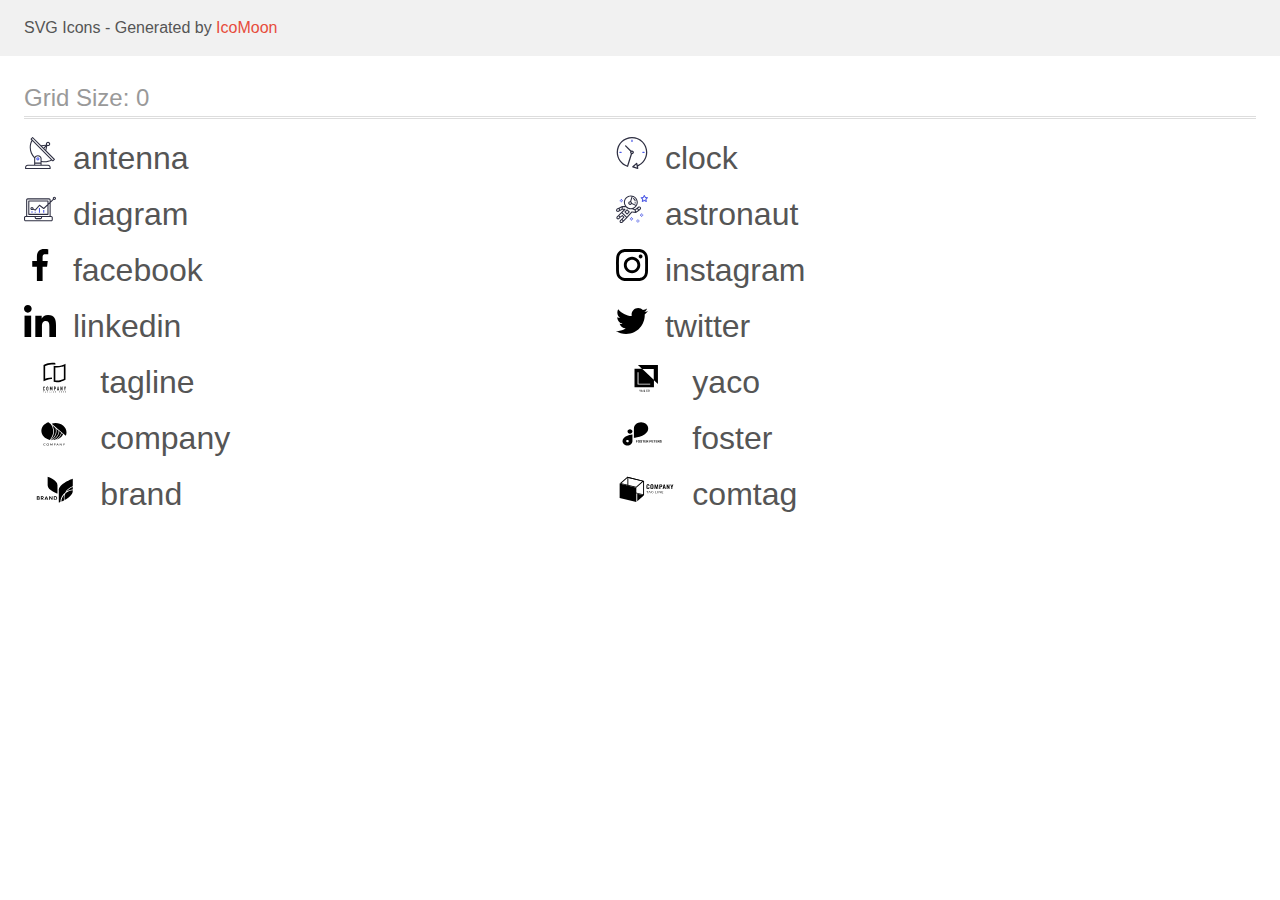
<file: images/icons/icons/demo.html>
<!doctype html>
<html>
<head>
    <title>IcoMoon - SVG Icons</title>
    <meta charset="utf-8">
    <meta name="viewport" content="width=device-width, initial-scale=1">
    <link rel="stylesheet" href="demo-files/demo.css">
    <link rel="stylesheet" href="style.css">
</head>
<body>
<svg aria-hidden="true" style="position: absolute; width: 0; height: 0; overflow: hidden;" version="1.1" xmlns="http://www.w3.org/2000/svg" xmlns:xlink="http://www.w3.org/1999/xlink">
<defs>
<symbol id="antenna" viewBox="0 0 32 32">
<path fill="#2e2f42" style="fill: var(--color1, #2e2f42)" d="M30.773 22.098l-8.443-8.505 0.937-4.615c0.242 0.094 0.499 0.143 0.759 0.145h0.006c0.008 0 0.017 0 0.026 0 1.192 0 2.159-0.967 2.159-2.159s-0.967-2.159-2.159-2.159c-1.192 0-2.159 0.967-2.159 2.159 0 0.26 0.046 0.508 0.13 0.739l-0.005-0.015-4.96 0.605-8.091-8.133c-0.096-0.098-0.229-0.159-0.376-0.16h-0c-0.14 0.001-0.274 0.057-0.373 0.155l-1.513 1.504c-0.097 0.097-0.156 0.23-0.156 0.377s0.060 0.281 0.156 0.377v0l0.814 0.825c-1.143 2.062-1.816 4.522-1.816 7.139 0 4.106 1.656 7.825 4.336 10.526l-0.001-0.001c0.042 0.041 0.091 0.073 0.146 0.098-0.032 0.164-0.051 0.353-0.052 0.546v6.188h-6.4c-1.472 0.001-2.666 1.194-2.667 2.666v1.067c0 0.295 0.239 0.533 0.534 0.533h24.534c0.294 0 0.534-0.239 0.534-0.534v-1.067c-0.002-1.472-1.195-2.665-2.667-2.666h-6.4v-2.742c1.003 0.21 2.024 0.317 3.049 0.32 2.58-0.003 5.005-0.663 7.117-1.822l-0.077 0.039 0.819 0.823c0.099 0.101 0.235 0.159 0.377 0.16 0.14-0.001 0.274-0.056 0.373-0.155l1.512-1.505c0.096-0.097 0.156-0.23 0.156-0.377s-0.060-0.28-0.156-0.377v0zM23.28 6.233c0.193-0.192 0.458-0.31 0.752-0.31 0.589 0 1.067 0.478 1.067 1.066s-0.477 1.066-1.067 1.066c-0 0-0 0-0 0h-0.003c-0.587-0.003-1.061-0.479-1.061-1.066 0-0.296 0.12-0.563 0.315-0.756l0-0h-0.002zM22.024 9.738l-0.599 2.945-1.175-1.182 1.774-1.764zM21.419 8.836l-1.92 1.909-1.485-1.493 3.405-0.415zM24.004 28.8c0.884 0 1.6 0.716 1.6 1.6v0 0.534h-23.466v-0.534c0-0.884 0.716-1.6 1.6-1.6h20.267zM16.538 26.666v1.067h-5.334v-1.067h5.334zM11.204 25.6v-4.053c0-1.294 1.197-2.346 2.666-2.346s2.667 1.053 2.667 2.346v4.053h-5.334zM17.604 23.904v-2.357c0-1.882-1.675-3.413-3.733-3.413-0.018-0-0.038-0-0.059-0-1.353 0-2.54 0.707-3.213 1.771l-0.009 0.016c-2.36-2.482-3.811-5.846-3.811-9.549 0-2.314 0.567-4.496 1.569-6.414l-0.036 0.077 18.602 18.709c-1.823 0.947-3.98 1.502-6.266 1.502-1.079 0-2.128-0.124-3.136-0.357l0.093 0.018zM28.893 23.221l-21.057-21.18 0.755-0.752 7.935 7.98c0.003 0 0.006 0.007 0.009 0.009l13.114 13.191-0.757 0.752z"></path>
<path fill="#4d5ae5" style="fill: var(--color2, #4d5ae5)" d="M13.876 20.267h-0.005c-0.001 0-0.002 0-0.002 0-0.884 0-1.6 0.716-1.6 1.6s0.715 1.599 1.597 1.6h0.005c0.001 0 0.002 0 0.002 0 0.884 0 1.6-0.716 1.6-1.6s-0.715-1.599-1.597-1.6h-0zM14.249 22.245c-0.096 0.096-0.229 0.155-0.376 0.155-0.295 0-0.534-0.239-0.534-0.534 0-0.001 0-0.001 0-0.002v0c0.002-0.292 0.238-0.529 0.53-0.53h0c0.293 0.002 0.531 0.24 0.531 0.534 0 0.148-0.060 0.281-0.157 0.378l-0 0h0.005z"></path>
</symbol>
<symbol id="clock" viewBox="0 0 32 32">
<path fill="#2e2f42" style="fill: var(--color1, #2e2f42)" d="M31.297 15.301c-0.002-8.452-6.855-15.303-15.308-15.301s-15.303 6.855-15.301 15.308c0.002 6.788 4.422 12.543 10.541 14.545l0.108 0.031c0.060 0.019 0.123 0.029 0.187 0.029 0.121 0 0.239-0.032 0.342-0.093 0.135-0.080 0.236-0.207 0.284-0.357l3.865-12.25c1.054-0.004 1.906-0.859 1.906-1.913 0-1.057-0.856-1.913-1.913-1.913-0.303 0-0.59 0.070-0.844 0.196l0.011-0.005-5.106-5.107c-0.115-0.115-0.275-0.187-0.451-0.187-0.352 0-0.638 0.285-0.638 0.638 0 0.176 0.071 0.336 0.187 0.451v0l5.104 5.109c-0.121 0.241-0.191 0.525-0.191 0.826 0 0.601 0.283 1.137 0.723 1.48l0.004 0.003-3.683 11.673c-7.278-2.681-11.005-10.754-8.323-18.032 2.681-7.277 10.755-11.005 18.032-8.323s11.004 10.755 8.323 18.032c-1.345 3.581-4.004 6.406-7.374 7.938l-0.088 0.036-0.398-1.875c-0.063-0.291-0.318-0.505-0.624-0.505-0.163 0-0.312 0.061-0.425 0.162l0.001-0.001-3.837 3.425c-0.132 0.117-0.214 0.287-0.214 0.477 0 0.283 0.185 0.524 0.441 0.607l0.005 0.001 4.899 1.564c0.058 0.020 0.126 0.031 0.196 0.031 0.352 0 0.637-0.285 0.637-0.637 0-0.047-0.005-0.093-0.015-0.137l0.001 0.004-0.391-1.839c5.528-2.374 9.329-7.772 9.329-14.057 0-0.011 0-0.023-0-0.034v0.002zM15.992 14.664c0.352 0 0.638 0.286 0.638 0.638s-0.286 0.638-0.638 0.638v0c-0.352 0-0.638-0.286-0.638-0.638s0.286-0.638 0.638-0.638v0zM18.093 29.527l2.184-1.948 0.603 2.84-2.787-0.892z"></path>
<path fill="#4d5ae5" style="fill: var(--color2, #4d5ae5)" d="M15.354 3.185v1.275c0 0.352 0.285 0.638 0.637 0.638s0.638-0.285 0.638-0.638v-1.275c-0.014-0.341-0.294-0.613-0.637-0.613s-0.624 0.271-0.637 0.611l-0 0.001zM3.876 14.664c-0.352 0-0.637 0.285-0.637 0.637s0.285 0.637 0.638 0.637h1.275c0.352 0 0.638-0.285 0.638-0.637s-0.285-0.637-0.638-0.637h-1.275zM28.108 15.939c0.352 0 0.637-0.285 0.637-0.637s-0.285-0.637-0.637-0.637h-1.275c-0.341 0.014-0.613 0.294-0.613 0.637s0.271 0.624 0.611 0.637l0.001 0h1.275z"></path>
</symbol>
<symbol id="diagram" viewBox="0 0 32 32">
<path fill="#4d5ae5" style="fill: var(--color2, #4d5ae5)" d="M14.925 14.965h1.066v4.797h-1.066v-4.797zM19.19 17.097h1.066v2.665h-1.066v-2.665zM10.661 18.696h1.066v1.066h-1.066v-1.066zM7.463 18.163h1.066v1.599h-1.066v-1.599z"></path>
<path fill="#2e2f42" style="fill: var(--color1, #2e2f42)" d="M1.599 28.291h25.587c0 0 0 0 0 0 0.883 0 1.599-0.716 1.599-1.599v0-2.133c0-0.883-0.716-1.599-1.599-1.599-0 0-0 0-0.001 0h-0.533v-13.293l3.028-2.868c0.207 0.105 0.452 0.166 0.711 0.166 0.888 0 1.608-0.72 1.608-1.608s-0.72-1.608-1.608-1.608c-0.888 0-1.608 0.72-1.608 1.608 0 0.247 0.055 0.48 0.155 0.689l-0.004-0.010-2.282 2.163v-1.23c0-0.883-0.716-1.599-1.599-1.599v0h-21.322c-0 0-0 0-0.001 0-0.883 0-1.599 0.716-1.599 1.599 0 0 0 0 0 0.001v-0 15.991h-0.533c-0.883 0-1.599 0.716-1.599 1.599 0 0 0 0 0 0.001v-0 2.133c0 0.883 0.716 1.599 1.599 1.599v0zM30.384 4.837c0.294 0 0.533 0.239 0.533 0.533s-0.239 0.533-0.533 0.533v0c-0.294 0-0.533-0.239-0.533-0.533s0.239-0.533 0.533-0.533v0zM3.199 6.969c0-0.295 0.239-0.534 0.533-0.534h21.322c0.294 0 0.533 0.239 0.533 0.534v2.238l-1.066 1.013v-2.185c0-0.295-0.238-0.533-0.533-0.533h-19.19c-0.295 0-0.533 0.239-0.533 0.533v13.326c0 0.295 0.239 0.534 0.533 0.534h19.19c0.294 0 0.533-0.239 0.533-0.534v-9.674l1.066-1.010v12.283h-22.388v-15.991zM7.996 13.899c-0.001 0-0.003 0-0.005 0-0.883 0-1.599 0.716-1.599 1.599s0.716 1.599 1.599 1.599c0.432 0 0.824-0.171 1.112-0.45l-0 0 1.853 0.93c0.215 0.108 0.476 0.057 0.636-0.123l3.938-4.431 3.872 2.902c0.208 0.156 0.498 0.139 0.686-0.040l3.365-3.188v8.131h-18.123v-12.26h18.124v2.66l-3.772 3.572-3.905-2.928c-0.088-0.066-0.199-0.106-0.319-0.106-0.158 0-0.3 0.069-0.398 0.178l-0 0.001-3.993 4.493-1.493-0.746c0.011-0.064 0.018-0.129 0.021-0.194-0-0.883-0.716-1.599-1.599-1.599h-0zM8.529 15.498c0 0.294-0.239 0.533-0.533 0.533s-0.533-0.239-0.533-0.533v0c0-0.294 0.239-0.533 0.533-0.533s0.533 0.239 0.533 0.533v0zM11.727 24.026h5.331v0.533c0 0.294-0.238 0.533-0.533 0.533h-4.264c-0.294 0-0.533-0.239-0.533-0.533v0-0.533zM1.066 24.56c0-0.294 0.239-0.533 0.533-0.533h9.062v0.533c0 0 0 0 0 0 0 0.883 0.716 1.599 1.599 1.599h4.265c0.883 0 1.599-0.716 1.599-1.599 0-0 0-0 0-0.001v0-0.533h9.061c0.295 0 0.534 0.238 0.534 0.533v2.133c0 0.294-0.239 0.533-0.534 0.533h-25.586c-0.294 0-0.533-0.239-0.533-0.533v0-2.133z"></path>
</symbol>
<symbol id="astronaut" viewBox="0 0 32 32">
<path fill="#4d5ae5" style="fill: var(--color2, #4d5ae5)" d="M31.974 4.524c-0.064-0.191-0.227-0.332-0.427-0.362l-0.003-0-1.911-0.278-0.855-1.731c-0.179-0.365-0.776-0.365-0.956 0l-0.855 1.731-1.91 0.278c-0.26 0.039-0.457 0.26-0.457 0.528 0 0.149 0.061 0.285 0.161 0.381l1.383 1.348-0.326 1.903c-0.034 0.2 0.048 0.402 0.212 0.521 0.166 0.12 0.383 0.136 0.562 0.040l1.709-0.899 1.709 0.899c0.072 0.038 0.157 0.061 0.247 0.061 0.295 0 0.534-0.239 0.534-0.534 0-0.031-0.003-0.062-0.008-0.092l0 0.003-0.326-1.903 1.383-1.348c0.099-0.097 0.161-0.233 0.161-0.382 0-0.059-0.009-0.115-0.027-0.168l0.001 0.004zM29.511 5.851c-0.125 0.122-0.183 0.299-0.153 0.472l0.191 1.114-1-0.526c-0.072-0.039-0.158-0.062-0.248-0.062s-0.177 0.023-0.251 0.063l0.003-0.001-1 0.526 0.191-1.114c0.005-0.027 0.008-0.058 0.008-0.090 0-0.15-0.061-0.285-0.161-0.382l-0.81-0.79 1.119-0.162c0.174-0.025 0.323-0.135 0.401-0.292l0.5-1.013 0.501 1.013c0.078 0.157 0.228 0.267 0.402 0.292l1.119 0.162-0.809 0.79zM26.134 20.522h-1.067v1.067h1.067v-1.067zM26.134 22.655h-1.067v1.067h1.067v-1.067z"></path>
<path fill="#4d5ae5" style="fill: var(--color2, #4d5ae5)" d="M27.2 21.589h-1.067v1.067h1.067v-1.067zM25.067 21.589h-1.067v1.067h1.067v-1.067zM22.4 26.389h-1.067v1.067h1.067v-1.067zM22.4 28.523h-1.067v1.067h1.067v-1.067zM23.467 27.456h-1.067v1.067h1.067v-1.067z"></path>
<path fill="#4d5ae5" style="fill: var(--color2, #4d5ae5)" d="M21.334 27.456h-1.067v1.067h1.067v-1.067zM16 24.256h-1.066v1.067h1.066v-1.067zM16 26.389h-1.066v1.067h1.066v-1.067zM17.067 25.323h-1.067v1.067h1.067v-1.067zM14.934 25.323h-1.067v1.067h1.067v-1.067zM5.867 6.122h-1.066v1.066h1.066v-1.066zM5.867 8.255h-1.066v1.067h1.066v-1.066zM6.933 7.189h-1.066v1.067h1.066v-1.067zM4.8 7.189h-1.067v1.067h1.067v-1.067z"></path>
<path fill="#2e2f42" style="fill: var(--color1, #2e2f42)" d="M24.715 14.159c-0.28-0.377-0.699-0.636-1.179-0.704l-0.009-0.001c-0.076-0.012-0.164-0.018-0.254-0.018-0.411 0-0.789 0.139-1.090 0.374l0.004-0.003-1.252 0.96-1.898 1.417-1.358-0.541c2.421-1.086 4.114-3.508 4.114-6.32 0-3.823-3.122-6.933-6.961-6.933s-6.962 3.11-6.962 6.933c0 1.386 0.414 2.674 1.12 3.758l-2.769-0.024c-0.008 0-0.015 0.005-0.024 0.005-0.053 0.002-0.104 0.012-0.155 0.030-0.013 0.005-0.026 0.008-0.038 0.014-0.006 0.002-0.013 0.003-0.019 0.007l-3.234 1.597-1.893 0.911c-0.024 0.011-0.045 0.023-0.064 0.036l0.001-0.001c-0.482 0.324-0.794 0.866-0.794 1.482 0 0.297 0.073 0.576 0.201 0.822l-0.005-0.010c0.22 0.429 0.595 0.745 1.056 0.89 0.161 0.053 0.345 0.083 0.537 0.083 0.308 0 0.598-0.078 0.851-0.216l-0.009 0.005 1.388-0.738 2.264-1.169 1.357-0.008-5.442 5.415c0 0.001-0.001 0.001-0.002 0.002l-1.339 1.333c-0.303 0.299-0.49 0.714-0.49 1.173 0 0.002 0 0.003 0 0.005v-0c0 0.445 0.173 0.863 0.49 1.178 0.325 0.323 0.752 0.485 1.179 0.485s0.855-0.162 1.18-0.485l1.314-1.308 1.74-1.3 0.901 0.897-3.102 3.088c-0.303 0.299-0.49 0.714-0.49 1.173 0 0.002 0 0.003 0 0.005v-0c0 0.445 0.174 0.863 0.49 1.179 0.325 0.323 0.752 0.485 1.18 0.485s0.855-0.162 1.18-0.485l3.482-3.466c0-0.001 0-0.002 0.001-0.002l1.010-1-0.004-0.003c0.007-0.006 0.015-0.009 0.022-0.015l5.166-5.658 3.471 0.494c0.020 0.003 0.044 0.004 0.068 0.004 0.070 0 0.137-0.014 0.198-0.039l-0.004 0.001c0.017-0.006 0.033-0.015 0.050-0.023 0.019-0.009 0.039-0.015 0.057-0.027l3.213-2.134c0.012-0.008 0.018-0.020 0.029-0.029 0.012-0.010 0.029-0.014 0.040-0.025l1.272-1.192c0.347-0.326 0.564-0.787 0.564-1.299 0-0.4-0.132-0.77-0.355-1.067l0.003 0.005zM2.13 17.77c-0.173 0.093-0.37 0.111-0.558 0.052-0.295-0.093-0.505-0.364-0.505-0.683 0-0.236 0.114-0.445 0.29-0.575l0.002-0.001 1.314-0.632 0.316 0.925 0.133 0.388-0.993 0.527zM5.628 15.943l-1.548 0.8-0.255-0.747-0.183-0.537 2.026-1-0.040 1.483zM20.727 9.322c0 0.918-0.219 1.785-0.599 2.559l-4.181-1.899c-0.043-0.575-0.342-1.073-0.782-1.384l-0.006-0.004 1.464-4.86c2.378 0.755 4.105 2.974 4.105 5.587zM8.938 9.322c0-3.235 2.644-5.867 5.894-5.867 0.253 0 0.5 0.022 0.745 0.053l-1.432 4.753c-0.019 0-0.037-0.005-0.057-0.005-0 0-0 0-0.001 0-1.032 0-1.869 0.835-1.872 1.866v0c0.003 1.031 0.84 1.867 1.872 1.867 0 0 0 0 0.001 0h-0c0.694 0 1.294-0.383 1.618-0.944l3.863 1.755c-1.075 1.447-2.795 2.39-4.736 2.39-3.25 0-5.895-2.633-5.895-5.867zM14.895 10.122c0 0.441-0.362 0.8-0.806 0.8-0.001 0-0.001 0-0.002 0-0.443 0-0.802-0.358-0.804-0.8v-0c0-0.441 0.361-0.8 0.806-0.8s0.806 0.359 0.806 0.8zM2.465 25.146c-0.11 0.108-0.261 0.175-0.428 0.175s-0.317-0.067-0.427-0.175l0 0c-0.109-0.108-0.176-0.257-0.176-0.422s0.067-0.315 0.176-0.422l0-0 0.962-0.959 0.851 0.848-0.958 0.955zM5.678 28.88c-0.11 0.109-0.261 0.176-0.428 0.176s-0.317-0.067-0.427-0.175l0 0c-0.109-0.108-0.176-0.257-0.176-0.422s0.067-0.315 0.176-0.422l0-0 0.963-0.959 0.851 0.848-0.96 0.955zM9.161 25.411l-0.002 0.001-1.765 1.76-0.851-0.848 1.763-1.756s0.001 0 0.002-0.001c0.040-0.040 0.065-0.088 0.090-0.135 0.007-0.014 0.020-0.026 0.026-0.040 0.017-0.041 0.019-0.085 0.025-0.129 0.004-0.024 0.014-0.047 0.014-0.073 0-0.035-0.012-0.070-0.020-0.105-0.007-0.032-0.007-0.065-0.018-0.096-0.020-0.050-0.055-0.095-0.091-0.137-0.010-0.012-0.014-0.027-0.025-0.038h-0.001l-0.001-0.002-1.607-1.6c-0.017-0.017-0.039-0.024-0.058-0.038-0.025-0.021-0.054-0.040-0.084-0.056l-0.003-0.001c-0.027-0.013-0.058-0.024-0.090-0.032l-0.003-0.001c-0.030-0.009-0.065-0.017-0.101-0.020l-0.002-0c-0.006-0-0.013-0-0.020-0-0.026 0-0.052 0.002-0.077 0.006l0.003-0c-0.039 0.004-0.074 0.011-0.108 0.021l0.004-0.001c-0.036 0.013-0.067 0.028-0.096 0.046l0.002-0.001c-0.020 0.011-0.043 0.015-0.061 0.029l-1.774 1.324-0.901-0.897 2.399-2.386 4.36 4.289-0.927 0.919zM15.979 18.394c-0.015-0.002-0.030 0.004-0.045 0.003-0.008-0-0.017-0.001-0.026-0.001-0.031 0-0.062 0.003-0.092 0.008l0.003-0c-0.070 0.011-0.132 0.035-0.187 0.069l0.002-0.001c-0.030 0.018-0.057 0.038-0.083 0.061-0.013 0.011-0.028 0.017-0.040 0.029l-4.698 5.146-4.328-4.257 2.833-2.818c0.096-0.097 0.156-0.23 0.156-0.377 0-0.295-0.239-0.534-0.534-0.534-0 0-0.001 0-0.001 0h0l-2.219 0.013 0.027-1.607 3.104 0.027c1.264 1.297 3.027 2.101 4.978 2.101 0.001 0 0.002 0 0.003 0h-0c0.438 0 0.864-0.045 1.279-0.122 0.040 0.032 0.079 0.064 0.13 0.085l2.409 0.96 0.152 0.758 0.178 0.885-3.003-0.427zM20.020 18.573l-0.314-1.558 1.447-1.080 0.947 1.257-2.080 1.381zM23.774 15.742l-0.838 0.785-0.931-1.236 0.831-0.637c0.155-0.12 0.351-0.168 0.543-0.143 0.194 0.027 0.364 0.128 0.48 0.284 0.217 0.292 0.18 0.699-0.085 0.947z"></path>
<path fill="#2e2f42" style="fill: var(--color1, #2e2f42)" d="M13.602 18.544l-2.143-2.134c-0.096-0.096-0.229-0.155-0.376-0.155s-0.28 0.059-0.376 0.155l-2.143 2.134c-0.097 0.097-0.156 0.231-0.156 0.378s0.060 0.281 0.156 0.378l-0-0 2.143 2.133c0.096 0.096 0.229 0.155 0.376 0.155s0.28-0.059 0.376-0.155l2.143-2.133c0.097-0.097 0.157-0.23 0.157-0.378s-0.060-0.282-0.157-0.378l-0-0zM11.083 20.303l-1.386-1.381 1.386-1.381 1.387 1.381-1.387 1.381zM17.164 5.071l-0.258 1.035c0.071 0.018 1.738 0.452 1.738 2.149h1.067c0-2.017-1.666-2.966-2.546-3.185zM19.711 9.322h-1.067v1.067h1.067v-1.067z"></path>
</symbol>
<symbol id="facebook" viewBox="0 0 32 32">
<path d="M21.329 5.313h2.921v-5.088c-0.504-0.069-2.237-0.225-4.256-0.225-4.212 0-7.097 2.649-7.097 7.519v4.481h-4.648v5.688h4.648v14.312h5.699v-14.311h4.46l0.708-5.688h-5.169v-3.919c0.001-1.644 0.444-2.769 2.735-2.769z"></path>
</symbol>
<symbol id="instagram" viewBox="0 0 32 32">
<path d="M31.969 9.408c-0.075-1.7-0.35-2.869-0.744-3.882-0.406-1.075-1.031-2.038-1.85-2.838-0.8-0.813-1.769-1.444-2.832-1.844-1.019-0.394-2.182-0.669-3.882-0.744-1.713-0.081-2.257-0.1-6.601-0.1s-4.888 0.019-6.595 0.094c-1.7 0.075-2.869 0.35-3.882 0.744-1.075 0.406-2.038 1.031-2.838 1.85-0.813 0.8-1.444 1.769-1.844 2.832-0.394 1.019-0.669 2.182-0.744 3.882-0.081 1.713-0.1 2.257-0.1 6.601s0.019 4.888 0.094 6.595c0.075 1.7 0.35 2.869 0.744 3.882 0.406 1.075 1.038 2.038 1.85 2.838 0.8 0.813 1.769 1.444 2.832 1.844 1.019 0.394 2.182 0.669 3.882 0.744 1.706 0.075 2.25 0.094 6.595 0.094s4.888-0.018 6.595-0.094c1.7-0.075 2.869-0.35 3.882-0.744 2.151-0.831 3.851-2.532 4.682-4.682 0.394-1.019 0.669-2.182 0.744-3.882 0.075-1.707 0.094-2.251 0.094-6.595s-0.006-4.888-0.081-6.595zM29.087 22.473c-0.069 1.563-0.331 2.407-0.55 2.969-0.538 1.394-1.644 2.501-3.038 3.038-0.563 0.219-1.413 0.481-2.969 0.55-1.688 0.075-2.194 0.094-6.464 0.094s-4.782-0.018-6.464-0.094c-1.563-0.069-2.407-0.331-2.969-0.55-0.694-0.256-1.325-0.663-1.838-1.194-0.531-0.519-0.938-1.144-1.194-1.838-0.219-0.563-0.481-1.413-0.55-2.969-0.075-1.688-0.094-2.194-0.094-6.464s0.019-4.782 0.094-6.464c0.069-1.563 0.331-2.407 0.55-2.969 0.256-0.694 0.663-1.325 1.2-1.838 0.519-0.531 1.144-0.938 1.838-1.194 0.563-0.219 1.413-0.481 2.969-0.55 1.688-0.075 2.194-0.094 6.464-0.094 4.276 0 4.782 0.019 6.464 0.094 1.563 0.069 2.407 0.331 2.969 0.55 0.694 0.256 1.325 0.662 1.838 1.194 0.531 0.519 0.938 1.144 1.194 1.838 0.219 0.563 0.481 1.413 0.55 2.969 0.075 1.688 0.094 2.194 0.094 6.464s-0.019 4.77-0.094 6.457z"></path>
<path d="M16.059 7.782c-4.538 0-8.22 3.682-8.22 8.22s3.682 8.22 8.22 8.22c4.538 0 8.22-3.682 8.22-8.22s-3.682-8.22-8.22-8.22zM16.059 21.335c-2.944 0-5.332-2.388-5.332-5.332s2.388-5.332 5.332-5.332c2.944 0 5.332 2.388 5.332 5.332s-2.388 5.332-5.332 5.332z"></path>
<path d="M26.524 7.457c0 1.060-0.859 1.919-1.919 1.919s-1.919-0.859-1.919-1.919c0-1.060 0.859-1.919 1.919-1.919s1.919 0.859 1.919 1.919z"></path>
</symbol>
<symbol id="linkedin" viewBox="0 0 32 32">
<path d="M31.992 32v-0.001h0.008v-11.736c0-5.741-1.236-10.164-7.948-10.164-3.227 0-5.392 1.771-6.276 3.449h-0.093v-2.913h-6.364v21.364h6.627v-10.579c0-2.785 0.528-5.479 3.977-5.479 3.399 0 3.449 3.179 3.449 5.657v10.401h6.62z"></path>
<path d="M0.528 10.636h6.635v21.364h-6.635v-21.364z"></path>
<path d="M3.843-0c-2.121 0-3.843 1.721-3.843 3.843s1.721 3.879 3.843 3.879c2.121 0 3.843-1.757 3.843-3.879-0.001-2.121-1.723-3.843-3.843-3.843v0z"></path>
</symbol>
<symbol id="twitter" viewBox="0 0 32 32">
<path d="M32 6.078c-1.19 0.522-2.458 0.868-3.78 1.036 1.36-0.812 2.398-2.088 2.886-3.626-1.268 0.756-2.668 1.29-4.16 1.588-1.204-1.282-2.92-2.076-4.792-2.076-3.632 0-6.556 2.948-6.556 6.562 0 0.52 0.044 1.020 0.152 1.496-5.454-0.266-10.28-2.88-13.522-6.862-0.566 0.982-0.898 2.106-0.898 3.316 0 2.272 1.17 4.286 2.914 5.452-1.054-0.020-2.088-0.326-2.964-0.808 0 0.020 0 0.046 0 0.072 0 3.188 2.274 5.836 5.256 6.446-0.534 0.146-1.116 0.216-1.72 0.216-0.42 0-0.844-0.024-1.242-0.112 0.85 2.598 3.262 4.508 6.13 4.57-2.232 1.746-5.066 2.798-8.134 2.798-0.538 0-1.054-0.024-1.57-0.090 2.906 1.874 6.35 2.944 10.064 2.944 12.072 0 18.672-10 18.672-18.668 0-0.29-0.010-0.57-0.024-0.848 1.302-0.924 2.396-2.078 3.288-3.406z"></path>
</symbol>
<symbol id="tagline" viewBox="0 0 59 32">
<path d="M28.637 3.391h-0.078c-0.12-0.007-0.24-0.010-0.36-0.013h-0.26c-0.227 0-0.458 0.006-0.688 0.017-0.008-0.001-0.017-0.001-0.026-0.001s-0.018 0-0.027 0.001l0.001-0c-2.206 0.129-4.255 0.68-6.106 1.575l0.096-0.042-0.247 0.119v12.653l0.578-0.197c0.507-0.174 1.048-0.331 1.607-0.477 1.382-0.37 2.973-0.592 4.612-0.614l0.013-0v1.662c-0.207 0.001-0.407 0.007-0.609 0.017h-0.048c-1.299 0.073-2.516 0.268-3.688 0.575l0.129-0.029c-1.61 0.409-3.021 0.975-4.333 1.7l0.093-0.047v-16.227c1.281-0.761 2.762-1.382 4.331-1.784l0.118-0.026c1.256-0.338 2.7-0.535 4.189-0.541h0.247c0.292 0.007 0.577 0.021 0.845 0.041 0.705 0.050 1.403 0.161 2.089 0.333v1.636c-0.583-0.143-1.274-0.251-1.981-0.303l-0.042-0.002-0.042-0.003c-0.141-0.012-0.282-0.024-0.414-0.024zM31.516 5.063c0.363 0.028 0.739 0.041 1.119 0.041 1.569-0.006 3.086-0.212 4.533-0.594l-0.125 0.028c1.61-0.411 3.020-0.977 4.331-1.7l-0.094 0.047v15.937c-1.281 0.761-2.762 1.381-4.331 1.783l-0.118 0.026c-1.257 0.337-2.7 0.533-4.189 0.539h-0.004c-0.031 0-0.067 0-0.103 0-1.093 0-2.153-0.137-3.166-0.394l0.089 0.019v-16.041c0.246 0.057 0.499 0.109 0.756 0.153 0.422 0.071 0.867 0.123 1.301 0.155zM39.627 5.187l-0.578 0.194c-0.531 0.179-1.069 0.339-1.607 0.481-1.44 0.385-3.094 0.61-4.8 0.616h-0.004c-0.377 0-0.724-0.010-1.059-0.032l-0.461-0.030v13.015l0.396 0.034c0.367 0.033 0.746 0.049 1.127 0.049 1.347-0.006 2.649-0.184 3.89-0.514l-0.107 0.024c1.134-0.288 2.118-0.652 3.051-1.104l-0.094 0.041 0.247-0.119v-12.656z"></path>
<path d="M20.421 25.835c-0.155-0.161-0.373-0.261-0.613-0.261-0.011 0-0.021 0-0.032 0.001l0.002-0c-0.004-0-0.008-0-0.013-0-0.129 0-0.252 0.026-0.365 0.072l0.006-0.002c-0.22 0.088-0.39 0.26-0.473 0.475l-0.002 0.006c-0.046 0.114-0.068 0.236-0.066 0.359v2.168c-0.006 0.153 0.024 0.305 0.085 0.445 0.051 0.111 0.125 0.21 0.217 0.291 0.086 0.073 0.188 0.126 0.297 0.154 0.106 0.029 0.215 0.045 0.324 0.045 0.121 0.001 0.24-0.025 0.35-0.075 0.325-0.145 0.548-0.465 0.549-0.837v-0.242h-0.567v0.193c0 0.004 0 0.009 0 0.013 0 0.065-0.012 0.127-0.035 0.183l0.001-0.003c-0.019 0.048-0.047 0.089-0.082 0.122l-0 0c-0.065 0.050-0.147 0.081-0.237 0.083h-0c-0.010 0.001-0.021 0.002-0.033 0.002-0.095 0-0.18-0.046-0.232-0.118l-0.001-0.001c-0.048-0.076-0.076-0.169-0.076-0.269 0-0.008 0-0.015 0-0.023l-0 0.001v-2.022c-0.003-0.112 0.021-0.223 0.070-0.324 0.052-0.080 0.142-0.133 0.244-0.133 0.012 0 0.023 0.001 0.035 0.002l-0.001-0c0.003-0 0.007-0 0.011-0 0.099 0 0.187 0.048 0.242 0.122l0.001 0.001c0.059 0.076 0.094 0.173 0.094 0.279 0 0.004-0 0.009-0 0.013v-0.001 0.187h0.561v-0.221c0-0.003 0-0.006 0-0.010 0-0.133-0.025-0.26-0.072-0.377l0.002 0.007c-0.044-0.119-0.109-0.22-0.19-0.306l0 0zM23.788 25.811c-0.173-0.147-0.398-0.237-0.644-0.239h-0c-0.115 0-0.23 0.021-0.338 0.061-0.234 0.084-0.418 0.256-0.517 0.475l-0.002 0.006c-0.057 0.132-0.086 0.275-0.083 0.42v2.079c-0.004 0.146 0.025 0.291 0.083 0.426 0.051 0.112 0.126 0.211 0.219 0.291 0.087 0.080 0.189 0.143 0.299 0.183 0.109 0.040 0.223 0.061 0.338 0.061 0.248-0.001 0.474-0.093 0.646-0.245l-0.001 0.001c0.090-0.081 0.163-0.18 0.214-0.291 0.058-0.134 0.086-0.279 0.083-0.426v-2.079c0-0.005 0-0.012 0-0.018 0-0.145-0.031-0.283-0.086-0.408l0.003 0.006c-0.053-0.119-0.125-0.22-0.213-0.304l-0-0zM23.523 28.614c0.001 0.010 0.001 0.021 0.001 0.032 0 0.106-0.044 0.201-0.114 0.269l-0 0c-0.072 0.060-0.165 0.097-0.267 0.097s-0.195-0.037-0.267-0.098l0.001 0c-0.070-0.068-0.114-0.163-0.114-0.268 0-0.012 0.001-0.023 0.002-0.035l-0 0.001v-2.079c-0.001-0.010-0.001-0.021-0.001-0.032 0-0.105 0.044-0.201 0.114-0.268l0-0c0.072-0.060 0.165-0.097 0.267-0.097s0.195 0.037 0.267 0.098l-0.001-0c0.070 0.068 0.114 0.163 0.114 0.268 0 0.011-0 0.023-0.002 0.034l0-0.001v2.080zM28.21 29.543v-3.937h-0.545l-0.716 2.084h-0.010l-0.722-2.083h-0.539v3.936h0.562v-2.394h0.010l0.55 1.693h0.281l0.555-1.693h0.010v2.394h0.562zM31.405 25.882c-0.086-0.097-0.196-0.171-0.318-0.215-0.115-0.039-0.248-0.061-0.386-0.061-0.008 0-0.015 0-0.023 0l0.001-0h-0.835v3.937h0.561v-1.538h0.289c0.175 0.008 0.349-0.029 0.506-0.107 0.129-0.072 0.233-0.175 0.306-0.297l0.002-0.004c0.065-0.105 0.109-0.221 0.129-0.343 0.019-0.124 0.030-0.267 0.030-0.412 0-0.012-0-0.025-0-0.037l0 0.002c0.006-0.189-0.013-0.378-0.055-0.562-0.040-0.142-0.111-0.264-0.207-0.362l0 0zM31.115 27.082c-0.003 0.075-0.021 0.145-0.053 0.208l0.001-0.003c-0.032 0.060-0.082 0.108-0.143 0.137l-0.002 0.001c-0.069 0.032-0.15 0.050-0.235 0.050-0.010 0-0.020-0-0.030-0.001l0.001 0h-0.256v-1.338h0.289c0.008-0 0.017-0.001 0.027-0.001 0.082 0 0.16 0.018 0.229 0.051l-0.003-0.001c0.058 0.034 0.103 0.083 0.131 0.143l0.001 0.002c0.031 0.069 0.047 0.144 0.049 0.219v0.262c0 0.091 0.006 0.186 0 0.27h-0.006zM34.062 25.606h-0.46l-0.867 3.937h0.561l0.165-0.846h0.765l0.165 0.846h0.561l-0.889-3.937zM33.544 28.161l0.276-1.427h0.010l0.274 1.427h-0.561zM37.686 27.977h-0.010l-0.847-2.371h-0.539v3.937h0.561v-2.367h0.011l0.857 2.367h0.528v-3.936h-0.561v2.371zM41.113 25.606l-0.451 1.566h-0.011l-0.451-1.566h-0.593l0.77 2.273v1.663h0.561v-1.663l0.77-2.273h-0.594zM18.857 30.654h0.27v0.758h0.183v-0.759h0.269v-0.155h-0.722v0.156zM21.13 30.498l-0.354 0.914h0.195l0.075-0.208h0.365l0.078 0.208h0.2l-0.363-0.914h-0.195zM21.101 31.051l0.124-0.339 0.124 0.339h-0.249zM23.376 31.075h0.211v0.118c-0.059 0.048-0.135 0.077-0.217 0.077h-0c-0.004 0-0.009 0-0.013 0-0.073 0-0.139-0.034-0.181-0.087l-0-0c-0.043-0.061-0.068-0.136-0.068-0.218 0-0.007 0-0.014 0.001-0.021l-0 0.001c0-0.203 0.088-0.305 0.263-0.305 0.006-0.001 0.013-0.001 0.020-0.001 0.090 0 0.166 0.062 0.187 0.145l0 0.001 0.181-0.035c-0.039-0.178-0.167-0.269-0.387-0.269-0.004-0-0.008-0-0.012-0-0.118 0-0.226 0.045-0.308 0.118l0-0c-0.082 0.081-0.133 0.193-0.133 0.317 0 0.012 0 0.024 0.001 0.036l-0-0.002c-0 0.006-0 0.014-0 0.021 0 0.123 0.044 0.235 0.118 0.322l-0.001-0.001c0.081 0.083 0.194 0.135 0.319 0.135 0.010 0 0.020-0 0.029-0.001l-0.001 0c0.004 0 0.010 0 0.015 0 0.144 0 0.275-0.055 0.373-0.146l-0 0v-0.36h-0.396v0.154zM25.67 30.498h-0.185v0.914h0.64v-0.155h-0.455v-0.759zM27.61 30.498h-0.185v0.914h0.185v-0.914zM29.506 31.109l-0.374-0.61h-0.179v0.914h0.171v-0.597l0.367 0.597h0.184v-0.914h-0.17v0.611zM31.221 31.010h0.455v-0.155h-0.455v-0.2h0.49v-0.156h-0.675v0.914h0.694v-0.155h-0.509v-0.247zM35.378 30.859h-0.36v-0.36h-0.183v0.914h0.183v-0.4h0.36v0.4h0.184v-0.914h-0.184v0.361zM37.103 31.010h0.457v-0.155h-0.457v-0.2h0.491v-0.156h-0.674v0.914h0.693v-0.155h-0.509v-0.247zM39.442 31.010c0.159-0.025 0.24-0.109 0.24-0.254 0.001-0.008 0.002-0.017 0.002-0.026 0-0.073-0.036-0.138-0.091-0.177l-0.001-0c-0.068-0.035-0.147-0.055-0.232-0.055-0.013 0-0.025 0-0.037 0.001l0.002-0h-0.387v0.914h0.184v-0.382h0.036c0.004-0 0.010-0 0.015-0 0.036 0 0.070 0.008 0.101 0.022l-0.002-0.001c0.027 0.017 0.049 0.039 0.065 0.067l0.199 0.29h0.219l-0.111-0.178c-0.050-0.089-0.118-0.163-0.2-0.218l-0.002-0.001zM39.257 30.883h-0.135v-0.229h0.145c0.012-0.001 0.025-0.002 0.039-0.002 0.053 0 0.104 0.009 0.151 0.024l-0.003-0.001c0.025 0.022 0.040 0.054 0.040 0.089 0 0.039-0.019 0.074-0.048 0.096l-0 0c-0.046 0.015-0.098 0.023-0.153 0.023-0.012 0-0.024-0-0.036-0.001l0.002 0zM41.206 31.010h0.455v-0.155h-0.455v-0.2h0.491v-0.156h-0.677v0.914h0.694v-0.155h-0.509v-0.247z"></path>
</symbol>
<symbol id="yaco" viewBox="0 0 59 32">
<path d="M21.714 4l4.005 3.815-7.433-0.003v18.509h19.429v-7.077l4 3.811v-19.054h-20zM37.538 18.795l-11.354-10.817h11.354v10.817zM34.013 23.613h-12.653v-12.448h0.894v11.606h11.759v0.843zM23.883 29.75l-0.471-0.97h-0.389l0.683 1.283v0.748h0.353v-0.748l0.684-1.283h-0.388l-0.471 0.97zM25.622 28.779h0.083l0.767 2.031h-0.368l-0.165-0.475h-0.786l-0.164 0.475h-0.367l0.765-2.031h0.234zM25.249 30.058h0.595l-0.297-0.862-0.297 0.862zM27.704 29.721c-0.006-0.007-0.020-0.025-0.035-0.044l-0.009-0.013c-0.045-0.058-0.086-0.123-0.119-0.193l-0.003-0.006c-0.027-0.059-0.043-0.128-0.043-0.201 0-0 0-0 0-0v0c0-0.106 0.022-0.197 0.065-0.273s0.107-0.136 0.183-0.175l0.003-0.001c0.080-0.042 0.174-0.063 0.28-0.063 0.103 0 0.193 0.021 0.267 0.063 0.141 0.075 0.236 0.22 0.236 0.388 0 0.063-0.013 0.123-0.037 0.177l0.001-0.003c-0.025 0.056-0.058 0.104-0.097 0.145l0-0c-0.043 0.045-0.089 0.086-0.139 0.123l-0.003 0.002-0.141 0.103 0.402 0.474c0.055-0.106 0.088-0.232 0.088-0.365 0-0.005-0-0.010-0-0.015v0.001h0.29c0 0.099-0.010 0.192-0.029 0.28-0.027 0.128-0.079 0.241-0.15 0.338l0.002-0.002 0.297 0.351h-0.389l-0.118-0.139c-0.060 0.046-0.128 0.085-0.203 0.113l-0.005 0.002c-0.092 0.033-0.198 0.053-0.308 0.053-0.003 0-0.005 0-0.008-0h0c-0.135 0-0.251-0.025-0.35-0.074-0.095-0.046-0.173-0.116-0.227-0.201l-0.001-0.002c-0.050-0.082-0.080-0.181-0.080-0.288 0-0.003 0-0.007 0-0.010v0c0-0.083 0.017-0.155 0.051-0.217 0.035-0.063 0.082-0.122 0.141-0.177 0.055-0.050 0.118-0.099 0.189-0.149zM27.871 29.925l-0.042 0.030c-0.043 0.033-0.079 0.071-0.109 0.114l-0.001 0.002c-0.036 0.053-0.057 0.118-0.057 0.188 0 0.057 0.014 0.11 0.039 0.157l-0.001-0.002c0.027 0.049 0.065 0.088 0.112 0.115l0.001 0.001c0.050 0.027 0.109 0.042 0.172 0.042 0.004 0 0.007-0 0.011-0h-0.001c0.077 0 0.152-0.017 0.225-0.051 0.039-0.020 0.073-0.041 0.104-0.066l-0.001 0.001-0.451-0.531zM27.951 29.554l0.125-0.083c0.050-0.031 0.091-0.069 0.125-0.113l0.001-0.001c0.024-0.038 0.038-0.084 0.038-0.133 0-0.003-0-0.007-0-0.010v0c-0.004-0.109-0.093-0.196-0.202-0.196-0.004 0-0.008 0-0.012 0l0.001-0c-0.002-0-0.004-0-0.006-0-0.083 0-0.154 0.049-0.187 0.119l-0.001 0.001c-0.015 0.034-0.024 0.074-0.024 0.115 0 0.049 0.012 0.095 0.034 0.135l-0.001-0.002c0.021 0.044 0.050 0.090 0.088 0.138l0.023 0.030zM31.505 30.15h-0.349c-0.008 0.083-0.031 0.159-0.066 0.228l0.002-0.004c-0.032 0.060-0.080 0.108-0.139 0.137l-0.002 0.001c-0.064 0.030-0.14 0.048-0.22 0.048-0.008 0-0.015-0-0.022-0l0.001 0c-0.003 0-0.008 0-0.012 0-0.073 0-0.142-0.018-0.202-0.050l0.002 0.001c-0.060-0.034-0.109-0.081-0.144-0.137l-0.001-0.002c-0.038-0.061-0.066-0.133-0.083-0.209l-0.001-0.004c-0.017-0.081-0.027-0.173-0.027-0.268 0-0.004 0-0.007 0-0.011v0.001-0.171c0-0.109 0.010-0.204 0.029-0.288 0.021-0.085 0.051-0.155 0.091-0.213 0.038-0.056 0.088-0.1 0.146-0.13l0.002-0.001c0.058-0.028 0.126-0.045 0.198-0.045 0.004 0 0.008 0 0.012 0h-0.001c0.097 0 0.177 0.017 0.237 0.050s0.106 0.080 0.137 0.143c0.031 0.062 0.052 0.137 0.061 0.224h0.349c-0.012-0.135-0.053-0.257-0.117-0.365l0.002 0.004c-0.062-0.105-0.15-0.189-0.256-0.245l-0.003-0.002c-0.112-0.057-0.244-0.090-0.384-0.090-0.009 0-0.018 0-0.027 0l0.001-0c-0.127 0-0.242 0.023-0.345 0.067s-0.189 0.109-0.261 0.194c-0.073 0.085-0.13 0.186-0.166 0.296l-0.002 0.006c-0.038 0.118-0.057 0.25-0.057 0.396v0.169c0 0.146 0.019 0.278 0.056 0.396s0.093 0.219 0.165 0.303c0.071 0.083 0.158 0.147 0.258 0.193 0.101 0.045 0.214 0.067 0.339 0.067 0.163 0 0.303-0.030 0.417-0.089s0.203-0.141 0.266-0.245c0.063-0.104 0.101-0.223 0.111-0.355zM33.442 29.851v-0.111c0-0.153-0.020-0.291-0.061-0.411-0.038-0.12-0.097-0.224-0.172-0.313l0.001 0.001c-0.072-0.084-0.161-0.15-0.262-0.195l-0.005-0.002c-0.103-0.046-0.217-0.069-0.343-0.069-0.125 0-0.239 0.023-0.342 0.069-0.103 0.045-0.191 0.11-0.267 0.197-0.074 0.086-0.131 0.19-0.173 0.311-0.039 0.117-0.062 0.253-0.062 0.393 0 0.006 0 0.013 0 0.019v-0.001 0.111c0 0.154 0.021 0.291 0.062 0.413 0.040 0.12 0.1 0.223 0.176 0.312l-0.001-0.001c0.075 0.086 0.165 0.151 0.266 0.197 0.103 0.045 0.217 0.067 0.342 0.067s0.24-0.023 0.343-0.067c0.103-0.046 0.192-0.111 0.265-0.197 0.074-0.086 0.131-0.189 0.171-0.311s0.060-0.259 0.060-0.413zM33.093 29.737v0.114c0 0.114-0.011 0.214-0.034 0.302-0.019 0.084-0.052 0.158-0.096 0.224l0.002-0.002c-0.039 0.057-0.091 0.103-0.151 0.134l-0.002 0.001c-0.058 0.028-0.127 0.045-0.199 0.045-0.003 0-0.007-0-0.010-0h0c-0.003 0-0.006 0-0.009 0-0.072 0-0.14-0.016-0.201-0.046l0.003 0.001c-0.063-0.033-0.115-0.079-0.155-0.134l-0.001-0.001c-0.044-0.063-0.077-0.137-0.097-0.217l-0.001-0.005c-0.022-0.086-0.034-0.184-0.034-0.286 0-0.006 0-0.011 0-0.017v0.001-0.114c0-0.113 0.011-0.213 0.034-0.3s0.054-0.16 0.096-0.219c0.040-0.056 0.092-0.102 0.153-0.133l0.002-0.001c0.058-0.029 0.126-0.046 0.199-0.046 0.003 0 0.006 0 0.008 0h-0c0.077 0 0.146 0.015 0.208 0.046s0.113 0.074 0.154 0.134c0.043 0.058 0.075 0.131 0.097 0.219 0.023 0.087 0.034 0.187 0.034 0.3z"></path>
</symbol>
<symbol id="company" viewBox="0 0 59 32">
<path d="M21.034 28.127c0.009 0 0.018 0.002 0.026 0.006s0.016 0.008 0.023 0.013l-0-0 0.126 0.119c-0.099 0.096-0.216 0.172-0.347 0.223l-0.007 0.002c-0.16 0.057-0.331 0.085-0.503 0.081-0.008 0-0.017 0-0.026 0-0.16 0-0.314-0.028-0.457-0.079l0.009 0.003c-0.138-0.049-0.256-0.122-0.357-0.213l0.001 0.001c-0.097-0.090-0.175-0.2-0.228-0.323l-0.002-0.006c-0.051-0.121-0.081-0.262-0.081-0.41 0-0.004 0-0.009 0-0.013v0.001c-0-0.004-0-0.009-0-0.014 0-0.148 0.032-0.289 0.090-0.416l-0.003 0.006c0.055-0.122 0.138-0.234 0.245-0.329 0.107-0.092 0.233-0.165 0.37-0.212l0.008-0.002c0.141-0.048 0.303-0.076 0.471-0.076 0.006 0 0.011 0 0.017 0h-0.001c0.154-0.003 0.309 0.021 0.453 0.069 0.125 0.047 0.24 0.111 0.339 0.19l-0.106 0.127c-0.008 0.009-0.016 0.017-0.026 0.023l-0 0c-0.011 0.006-0.023 0.010-0.037 0.010-0.002 0-0.004-0-0.006-0l0 0c-0.017-0.001-0.033-0.006-0.046-0.014l0 0-0.057-0.034-0.078-0.043c-0.072-0.035-0.156-0.061-0.244-0.075l-0.005-0.001c-0.052-0.008-0.111-0.013-0.172-0.013-0.006 0-0.011 0-0.017 0h0.001c-0.004-0-0.008-0-0.012-0-0.121 0-0.237 0.021-0.345 0.059l0.007-0.002c-0.106 0.037-0.197 0.091-0.275 0.16l0.001-0.001c-0.079 0.074-0.139 0.16-0.178 0.254-0.041 0.095-0.065 0.207-0.065 0.323 0 0.004 0 0.008 0 0.012v-0.001c-0 0.004-0 0.008-0 0.013 0 0.118 0.024 0.23 0.067 0.332l-0.002-0.006c0.081 0.193 0.238 0.34 0.432 0.407l0.005 0.002c0.103 0.037 0.213 0.055 0.325 0.054 0.065 0.001 0.129-0.003 0.193-0.011 0.16-0.016 0.303-0.079 0.418-0.175l-0.001 0.001c0.016-0.013 0.037-0.021 0.060-0.022h0zM24.678 27.531c0.002 0.143-0.027 0.286-0.085 0.419-0.056 0.129-0.137 0.238-0.237 0.325l-0.001 0.001c-0.105 0.093-0.232 0.166-0.373 0.213-0.143 0.048-0.308 0.075-0.479 0.075s-0.336-0.028-0.49-0.079l0.011 0.003c-0.143-0.050-0.267-0.123-0.373-0.215l0.001 0.001c-0.101-0.090-0.182-0.199-0.237-0.323l-0.002-0.006c-0.054-0.124-0.085-0.268-0.085-0.42s0.031-0.296 0.088-0.427l-0.003 0.007c0.054-0.122 0.135-0.234 0.24-0.33 0.106-0.090 0.232-0.16 0.371-0.206 0.309-0.103 0.65-0.103 0.959 0 0.14 0.049 0.267 0.121 0.372 0.214 0.199 0.178 0.324 0.435 0.324 0.721 0 0.009-0 0.018-0 0.026l0-0.001zM24.346 27.531c0.003-0.114-0.017-0.229-0.059-0.337-0.077-0.196-0.234-0.345-0.431-0.409l-0.005-0.001c-0.104-0.035-0.224-0.055-0.349-0.055s-0.244 0.020-0.357 0.058l0.008-0.002c-0.104 0.036-0.193 0.090-0.267 0.16l0-0c-0.073 0.068-0.131 0.152-0.169 0.247l-0.002 0.005c-0.080 0.22-0.080 0.455 0 0.674 0.035 0.093 0.094 0.179 0.17 0.252 0.074 0.069 0.166 0.123 0.267 0.158 0.225 0.072 0.472 0.072 0.697 0 0.101-0.035 0.193-0.089 0.266-0.158 0.076-0.073 0.133-0.159 0.169-0.252 0.042-0.109 0.063-0.223 0.059-0.337zM27.163 27.885l0.033 0.075c0.013-0.027 0.024-0.051 0.037-0.075 0.012-0.026 0.026-0.050 0.041-0.074l0.806-1.251c0.016-0.022 0.030-0.035 0.046-0.040s0.035-0.007 0.054-0.007c0.004 0 0.009 0 0.013 0l-0.001-0h0.238v2.036h-0.282v-1.56c-0.001-0.011-0.001-0.023-0.001-0.035s0-0.025 0.001-0.037l-0 0.002-0.811 1.269c-0.011 0.020-0.027 0.036-0.047 0.046l-0.001 0c-0.020 0.011-0.043 0.017-0.068 0.017-0 0-0.001 0-0.001 0h-0.046c-0.001 0-0.001 0-0.002 0-0.025 0-0.048-0.006-0.069-0.018l0.001 0c-0.020-0.011-0.036-0.026-0.047-0.045l-0-0.001-0.834-1.278v1.634h-0.273v-2.032h0.238c0.003-0 0.006-0 0.010-0 0.020 0 0.039 0.003 0.057 0.007l-0.002-0c0.019 0.008 0.035 0.021 0.044 0.038l0 0 0.823 1.253c0.017 0.023 0.030 0.048 0.041 0.073zM30.197 27.784v0.762h-0.315v-2.033h0.703c0.133-0.002 0.266 0.013 0.393 0.045 0.102 0.025 0.197 0.067 0.278 0.126 0.067 0.052 0.121 0.12 0.156 0.197l0.001 0.003c0.037 0.083 0.055 0.171 0.054 0.26 0 0.003 0 0.006 0 0.009 0 0.185-0.089 0.35-0.227 0.453l-0.001 0.001c-0.079 0.060-0.173 0.106-0.274 0.134l-0.006 0.001c-0.122 0.033-0.251 0.049-0.379 0.047l-0.382-0.006zM30.197 27.566h0.382c0.083 0.001 0.166-0.010 0.245-0.031 0.067-0.019 0.126-0.049 0.178-0.088l-0.001 0.001c0.089-0.071 0.145-0.179 0.145-0.301 0-0.002 0-0.003-0-0.005v0c0-0.006 0.001-0.013 0.001-0.021 0-0.053-0.012-0.103-0.034-0.147l0.001 0.002c-0.027-0.055-0.064-0.102-0.11-0.138l-0.001-0.001c-0.106-0.070-0.235-0.111-0.374-0.111-0.017 0-0.035 0.001-0.052 0.002l0.002-0h-0.382v0.838zM34.437 28.549h-0.249c-0.001 0-0.003 0-0.004 0-0.024 0-0.046-0.007-0.065-0.019l0 0c-0.017-0.012-0.031-0.028-0.041-0.046l-0-0.001-0.214-0.492h-1.078l-0.222 0.491c-0.009 0.019-0.022 0.034-0.039 0.045l-0 0c-0.019 0.013-0.042 0.021-0.067 0.021-0.001 0-0.003-0-0.004-0h-0.249l0.946-2.036h0.328l0.959 2.036zM32.875 27.793h0.89l-0.375-0.829c-0.025-0.053-0.050-0.116-0.069-0.182l-0.002-0.009-0.036 0.106c-0.011 0.033-0.023 0.062-0.034 0.086l-0.373 0.829zM35.8 26.522c0.019 0.009 0.034 0.021 0.047 0.036l0 0 1.381 1.535v-1.581h0.282v2.036h-0.158c-0.002 0-0.004 0-0.006 0-0.021 0-0.041-0.004-0.060-0.012l0.001 0c-0.020-0.010-0.036-0.023-0.050-0.038l-0-0-1.378-1.534c0.001 0.011 0.001 0.023 0.001 0.035s-0 0.025-0.001 0.037l0-0.002v1.513h-0.282v-2.036h0.167c0.019-0.001 0.039 0.002 0.057 0.009zM39.834 27.739v0.809h-0.315v-0.809l-0.872-1.226h0.282c0.002-0 0.005-0 0.007-0 0.023 0 0.044 0.006 0.061 0.018l-0-0c0.017 0.013 0.031 0.029 0.042 0.046l0.546 0.791c0.037 0.052 0.070 0.112 0.094 0.175l0.002 0.005 0.041-0.087c0.015-0.032 0.034-0.063 0.054-0.093l0.538-0.797c0.012-0.017 0.025-0.031 0.041-0.043l0-0c0.017-0.013 0.039-0.020 0.062-0.020 0.002 0 0.004 0 0.006 0h0.285l-0.874 1.232zM27.007 23.095c0.137 0.015 0.276 0.027 0.417 0.038 2.129-0.813 3.929-2.145 5.177-3.828s1.887-3.642 1.838-5.634l-2.345-2.004c0.477 2.121 0.254 4.313-0.645 6.331-0.898 2.018-2.436 3.783-4.441 5.097z"></path>
<path d="M26.17 23.002l0.063 0.011c2.143-1.31 3.777-3.138 4.69-5.25s1.065-4.408 0.433-6.594l-3.341-2.854c1.351 2.346 1.895 4.972 1.569 7.571s-1.511 5.067-3.414 7.115zM37.5 16.024c-0.567 2.189-1.946 4.162-3.931 5.629-0.541 0.405-1.152 0.786-1.796 1.112l-0.071 0.033c1.616-0.406 3.102-1.123 4.342-2.097s2.202-2.178 2.811-3.52l-1.354-1.157z"></path>
<path d="M36.969 15.702l-1.929-1.648c-0.037 1.879-0.662 3.715-1.811 5.318s-2.779 2.914-4.721 3.796h0.010c0.433 0 0.865-0.022 1.295-0.066 1.815-0.633 3.419-1.64 4.667-2.931s2.104-2.827 2.489-4.469zM26.449 7.112l-2.301-1.969c-2.057 0.679-3.827 1.873-5.077 3.426s-1.922 3.392-1.929 5.277c0.008 2.082 0.828 4.103 2.331 5.742s3.603 2.803 5.967 3.308c2.111-2.198 3.347-4.913 3.528-7.751s-0.702-5.651-2.52-8.032zM42.286 15.399c-0.009-2.47-1.161-4.838-3.206-6.585-2.044-1.747-4.815-2.731-7.706-2.739-0.007-0-0.016-0-0.025-0-1.388 0-2.723 0.227-3.97 0.647l0.088-0.026 14.091 12.039c0.459-0.98 0.727-2.127 0.729-3.337v-0.001z"></path>
</symbol>
<symbol id="foster" viewBox="0 0 59 32">
<path d="M13.759 12.296h-0.002c-1.363 0-2.469 0.997-2.469 2.225v0.002c0 1.229 1.106 2.225 2.469 2.225h0.002c1.363 0 2.469-0.996 2.469-2.225v-0.002c0-1.229-1.105-2.225-2.469-2.225zM31.978 11.585c-0.003-1.707-0.757-3.343-2.096-4.551-1.339-1.207-3.153-1.887-5.047-1.891-1.894 0.003-3.709 0.683-5.049 1.89s-2.094 2.844-2.097 4.551v9.414s14.287-1.434 14.289-9.412v-0.002zM6.286 24.088c0.003 1.188 0.528 2.326 1.459 3.166s2.194 1.314 3.511 1.317c1.317-0.003 2.579-0.477 3.511-1.317s1.456-1.977 1.46-3.166v-6.549s-9.942 0.998-9.942 6.548zM11.257 25.262c-0.257 0-0.509-0.069-0.723-0.198-0.209-0.125-0.373-0.305-0.476-0.52l-0.003-0.007c-0.063-0.132-0.099-0.286-0.099-0.449 0-0.081 0.009-0.16 0.026-0.236l-0.001 0.007c0.056-0.241 0.182-0.446 0.355-0.6l0.001-0.001c0.181-0.161 0.408-0.275 0.659-0.32l0.008-0.001c0.253-0.046 0.514-0.022 0.752 0.067s0.441 0.239 0.584 0.432c0.143 0.193 0.219 0.42 0.219 0.652 0.001 0.154-0.033 0.308-0.098 0.451s-0.161 0.273-0.282 0.382c-0.119 0.107-0.26 0.194-0.414 0.252l-0.009 0.003c-0.148 0.057-0.319 0.090-0.498 0.090-0.001 0-0.001 0-0.002 0h0v-0.005zM20.348 23.151v2.438h-0.502v-2.438h0.502zM21.319 24.193v0.392h-1.109v-0.392h1.109zM21.436 23.151v0.393h-1.225v-0.393h1.225zM23.73 24.313v0.115c0 0.186-0.025 0.352-0.075 0.499-0.048 0.146-0.121 0.271-0.214 0.379l0.001-0.001c-0.091 0.103-0.201 0.181-0.328 0.236-0.12 0.052-0.259 0.082-0.405 0.082-0.005 0-0.011-0-0.016-0h0.001c-0.153 0-0.293-0.027-0.42-0.082-0.129-0.057-0.238-0.136-0.327-0.235l-0.001-0.001c-0.093-0.106-0.167-0.232-0.214-0.369l-0.002-0.008c-0.048-0.142-0.076-0.306-0.076-0.477 0-0.008 0-0.016 0-0.023v0.001-0.115c0-0.186 0.025-0.353 0.075-0.499 0.048-0.145 0.121-0.271 0.214-0.378l-0.001 0.001c0.093-0.104 0.202-0.183 0.328-0.238 0.127-0.055 0.267-0.082 0.421-0.082 0.154 0 0.294 0.027 0.42 0.082 0.127 0.055 0.237 0.134 0.328 0.238 0.093 0.104 0.164 0.229 0.214 0.377 0.051 0.146 0.077 0.312 0.077 0.498zM23.222 24.429v-0.119c0-0.129-0.011-0.243-0.035-0.341-0.021-0.094-0.057-0.177-0.106-0.251l0.002 0.003c-0.042-0.064-0.099-0.115-0.165-0.15l-0.002-0.001c-0.063-0.032-0.137-0.052-0.216-0.052-0.003 0-0.007 0-0.010 0h0c-0.085 0-0.16 0.017-0.226 0.051-0.068 0.037-0.124 0.088-0.165 0.149l-0.001 0.002c-0.046 0.071-0.081 0.154-0.101 0.243l-0.001 0.005c-0.022 0.096-0.035 0.206-0.035 0.32 0 0.008 0 0.015 0 0.022v-0.001 0.119c0 0.129 0.011 0.242 0.035 0.342 0.023 0.098 0.058 0.181 0.104 0.25 0.046 0.067 0.102 0.118 0.167 0.152s0.141 0.052 0.226 0.052c0.085 0 0.16-0.017 0.226-0.051 0.068-0.037 0.124-0.088 0.165-0.151l0.001-0.002c0.045-0.069 0.079-0.151 0.102-0.25 0.022-0.097 0.035-0.207 0.035-0.321 0-0.007-0-0.014-0-0.022v0.001zM25.36 24.951c0-0.002 0-0.003 0-0.005 0-0.040-0.007-0.079-0.021-0.114l0.001 0.002c-0.015-0.039-0.039-0.072-0.070-0.097l-0-0c-0.042-0.034-0.090-0.064-0.142-0.087l-0.004-0.002c-0.065-0.030-0.146-0.061-0.228-0.086l-0.015-0.004c-0.128-0.041-0.232-0.082-0.334-0.128l0.019 0.008c-0.1-0.045-0.186-0.097-0.264-0.158l0.003 0.002c-0.072-0.057-0.131-0.127-0.175-0.206l-0.002-0.004c-0.040-0.077-0.064-0.168-0.064-0.264 0-0.004 0-0.008 0-0.012v0.001c-0-0.002-0-0.005-0-0.008 0-0.098 0.025-0.191 0.068-0.271l-0.002 0.003c0.045-0.084 0.107-0.155 0.187-0.214 0.080-0.061 0.175-0.107 0.285-0.139 0.111-0.032 0.231-0.049 0.363-0.049 0.179 0 0.337 0.033 0.47 0.097s0.238 0.154 0.311 0.266c0.074 0.113 0.112 0.242 0.112 0.387h-0.499c0-0.003 0-0.006 0-0.009 0-0.066-0.017-0.127-0.046-0.181l0.001 0.002c-0.031-0.056-0.076-0.1-0.132-0.128l-0.002-0.001c-0.060-0.030-0.132-0.047-0.207-0.047-0.006 0-0.012 0-0.019 0l0.001-0c-0.005-0-0.011-0-0.017-0-0.072 0-0.141 0.015-0.204 0.042l0.003-0.001c-0.054 0.022-0.099 0.059-0.131 0.105l-0.001 0.001c-0.027 0.040-0.043 0.090-0.043 0.143 0 0.002 0 0.003 0 0.005v-0c0 0.041 0.010 0.079 0.030 0.112 0.025 0.037 0.057 0.069 0.093 0.093l0.001 0.001c0.041 0.029 0.091 0.057 0.152 0.082s0.13 0.051 0.209 0.075c0.133 0.040 0.25 0.085 0.35 0.135s0.186 0.106 0.254 0.169c0.069 0.063 0.119 0.133 0.154 0.213s0.051 0.169 0.051 0.27c0 0.007 0 0.015 0 0.023 0 0.194-0.095 0.366-0.24 0.473l-0.002 0.001c-0.078 0.058-0.171 0.102-0.279 0.132s-0.229 0.046-0.363 0.046c-0.12 0-0.239-0.016-0.357-0.047-0.122-0.033-0.228-0.083-0.324-0.148l0.004 0.002c-0.094-0.064-0.17-0.147-0.226-0.244l-0.002-0.004c-0.057-0.101-0.085-0.219-0.085-0.357h0.504c0 0.076 0.011 0.14 0.035 0.193 0.023 0.051 0.056 0.094 0.098 0.126l0.001 0.001c0.044 0.032 0.095 0.056 0.151 0.070l0.003 0.001c0.060 0.015 0.126 0.022 0.197 0.022 0.006 0 0.012 0 0.019 0 0.070 0 0.138-0.014 0.199-0.038l-0.004 0.001c0.099-0.040 0.167-0.135 0.167-0.246 0-0.001 0-0.003-0-0.004v0zM27.294 23.151v2.438h-0.501v-2.438h0.501zM28.044 23.151v0.393h-1.989v-0.393h1.989zM29.966 25.197v0.392h-1.297v-0.392h1.297zM28.833 23.151v2.438h-0.503v-2.438h0.503zM29.797 24.144v0.382h-1.129v-0.382h1.129zM29.964 23.151v0.393h-1.296v-0.393h1.296zM30.259 23.151h0.909c0.187 0 0.347 0.028 0.481 0.083 0.135 0.056 0.239 0.139 0.311 0.248s0.109 0.244 0.109 0.403c0 0.131-0.022 0.243-0.067 0.337-0.044 0.093-0.107 0.171-0.184 0.232l-0.001 0.001c-0.080 0.061-0.173 0.111-0.273 0.145l-0.007 0.002-0.159 0.084h-0.79l-0.003-0.392h0.587c0.005 0 0.011 0 0.017 0 0.074 0 0.144-0.017 0.206-0.048l-0.003 0.001c0.056-0.030 0.101-0.075 0.13-0.129l0.001-0.002c0.029-0.054 0.045-0.118 0.045-0.185 0-0.003-0-0.006-0-0.010v0c0-0.003 0-0.007 0-0.011 0-0.070-0.016-0.135-0.045-0.194l0.001 0.003c-0.029-0.057-0.075-0.102-0.131-0.13l-0.002-0.001c-0.061-0.029-0.132-0.046-0.207-0.046-0.006 0-0.011 0-0.017 0l0.001-0h-0.407v2.045h-0.502v-2.438zM31.621 25.589l-0.555-1.087 0.53-0.003 0.563 1.067v0.023h-0.537zM34.258 24.721h-0.621v-0.392h0.621c0.006 0 0.013 0 0.020 0 0.078 0 0.151-0.017 0.217-0.049l-0.003 0.001c0.057-0.030 0.103-0.076 0.131-0.133l0.001-0.002c0.026-0.058 0.041-0.126 0.041-0.197s-0.015-0.139-0.043-0.201l0.001 0.003c-0.029-0.063-0.074-0.115-0.131-0.15l-0.001-0.001c-0.062-0.036-0.137-0.058-0.216-0.058-0.006 0-0.013 0-0.019 0l0.001-0h-0.447v2.045h-0.502v-2.438h0.949c0.191 0 0.354 0.034 0.491 0.104 0.137 0.068 0.242 0.162 0.314 0.283s0.109 0.258 0.109 0.413c0 0.158-0.036 0.294-0.109 0.409s-0.177 0.204-0.314 0.266c-0.137 0.063-0.3 0.094-0.491 0.094zM37.154 25.197v0.392h-1.297v-0.392h1.297zM36.021 23.151v2.438h-0.503v-2.438h0.503zM36.985 24.144v0.382h-1.128v-0.382h1.129zM37.153 23.151v0.393h-1.295v-0.393h1.295zM38.571 23.151v2.438h-0.501v-2.438h0.501zM39.321 23.151v0.393h-1.989v-0.393h1.989zM41.242 25.197v0.392h-1.297v-0.392h1.297zM40.109 23.151v2.438h-0.502v-2.438h0.502zM41.073 24.144v0.382h-1.128v-0.382h1.128zM41.241 23.151v0.393h-1.295v-0.393h1.295zM41.535 23.151h0.909c0.187 0 0.347 0.028 0.481 0.083s0.239 0.139 0.311 0.248c0.072 0.109 0.109 0.244 0.109 0.403 0 0.131-0.023 0.243-0.067 0.337s-0.107 0.171-0.184 0.232l-0.001 0.001c-0.080 0.061-0.173 0.111-0.273 0.145l-0.007 0.002-0.159 0.084h-0.79l-0.003-0.392h0.588c0.005 0 0.010 0 0.016 0 0.074 0 0.144-0.017 0.206-0.048l-0.003 0.001c0.056-0.030 0.101-0.075 0.13-0.129l0.001-0.002c0.029-0.054 0.046-0.118 0.046-0.186 0-0.003-0-0.006-0-0.008v0c0-0.003 0-0.007 0-0.010 0-0.070-0.016-0.136-0.045-0.195l0.001 0.003c-0.029-0.057-0.075-0.102-0.13-0.13l-0.002-0.001c-0.061-0.029-0.132-0.046-0.207-0.046-0.006 0-0.011 0-0.017 0l0.001-0h-0.407v2.045h-0.502v-2.438zM42.898 25.589l-0.556-1.087 0.531-0.003 0.562 1.067v0.023h-0.537zM45.001 24.951c0-0.001 0-0.002 0-0.004 0-0.041-0.008-0.080-0.021-0.116l0.001 0.002c-0.015-0.039-0.039-0.072-0.070-0.097l-0-0c-0.042-0.034-0.090-0.064-0.142-0.087l-0.004-0.002c-0.065-0.030-0.145-0.061-0.228-0.086l-0.015-0.004c-0.129-0.041-0.233-0.082-0.334-0.128l0.019 0.008c-0.1-0.045-0.185-0.097-0.264-0.158l0.003 0.002c-0.072-0.057-0.131-0.127-0.175-0.206l-0.002-0.004c-0.040-0.077-0.064-0.168-0.064-0.264 0-0.004 0-0.008 0-0.012v0.001c-0-0.002-0-0.005-0-0.008 0-0.098 0.025-0.191 0.068-0.271l-0.002 0.003c0.045-0.084 0.107-0.155 0.187-0.214 0.080-0.061 0.175-0.107 0.285-0.139 0.111-0.032 0.231-0.049 0.363-0.049 0.179 0 0.337 0.033 0.47 0.097s0.238 0.154 0.311 0.266c0.075 0.113 0.112 0.242 0.112 0.387h-0.499c0-0.003 0-0.006 0-0.009 0-0.066-0.017-0.127-0.046-0.181l0.001 0.002c-0.031-0.056-0.076-0.1-0.132-0.128l-0.002-0.001c-0.060-0.030-0.132-0.047-0.207-0.047-0.006 0-0.012 0-0.019 0l0.001-0c-0.005-0-0.011-0-0.017-0-0.072 0-0.141 0.015-0.204 0.042l0.003-0.001c-0.054 0.022-0.099 0.059-0.13 0.105l-0.001 0.001c-0.027 0.040-0.043 0.090-0.043 0.144 0 0.001 0 0.003 0 0.004v-0c0 0.041 0.010 0.079 0.030 0.112 0.025 0.037 0.057 0.069 0.093 0.093l0.001 0.001c0.041 0.029 0.091 0.057 0.152 0.082s0.13 0.051 0.209 0.075c0.133 0.040 0.25 0.085 0.35 0.135s0.186 0.106 0.254 0.169c0.069 0.063 0.119 0.133 0.154 0.213s0.051 0.169 0.051 0.27c0 0.007 0 0.015 0 0.023 0 0.194-0.094 0.366-0.24 0.473l-0.002 0.001c-0.078 0.058-0.171 0.102-0.279 0.132s-0.229 0.046-0.363 0.046c-0.121 0-0.24-0.016-0.357-0.047-0.122-0.033-0.228-0.083-0.324-0.148l0.004 0.002c-0.094-0.064-0.171-0.147-0.226-0.244l-0.002-0.004c-0.057-0.101-0.085-0.219-0.085-0.357h0.504c0 0.076 0.011 0.14 0.035 0.193 0.023 0.051 0.056 0.094 0.098 0.126l0.001 0.001c0.044 0.032 0.095 0.056 0.151 0.070l0.003 0.001c0.060 0.015 0.126 0.022 0.198 0.022 0.005 0 0.012 0 0.018 0 0.070 0 0.138-0.014 0.199-0.038l-0.004 0.001c0.099-0.040 0.167-0.135 0.167-0.246 0-0.001 0-0.003-0-0.004v0z"></path>
</symbol>
<symbol id="brand" viewBox="0 0 59 32">
<path d="M15.31 25.356c0.14 0.157 0.215 0.352 0.211 0.553 0.007 0.131-0.019 0.262-0.075 0.383s-0.143 0.229-0.252 0.315c-0.239 0.162-0.534 0.258-0.851 0.258-0.035 0-0.070-0.001-0.105-0.004l0.005 0h-1.671v-3.504h1.637c0.029-0.002 0.063-0.003 0.097-0.003 0.301 0 0.581 0.088 0.817 0.239l-0.006-0.004c0.105 0.080 0.189 0.181 0.245 0.294s0.080 0.238 0.073 0.362c0.010 0.193-0.058 0.383-0.19 0.535-0.129 0.138-0.3 0.236-0.492 0.273l-0.006 0.001c0.222 0.037 0.422 0.143 0.565 0.299zM13.349 24.827h0.7c0.159 0.011 0.317-0.030 0.445-0.116 0.051-0.041 0.092-0.093 0.119-0.153l0.001-0.003c0.020-0.045 0.032-0.097 0.032-0.152 0-0.012-0.001-0.025-0.002-0.037l0 0.002c0.001-0.009 0.001-0.019 0.001-0.029 0-0.057-0.012-0.11-0.034-0.159l0.001 0.003c-0.028-0.062-0.067-0.114-0.116-0.156l-0.001-0c-0.113-0.075-0.252-0.12-0.401-0.12-0.020 0-0.040 0.001-0.060 0.002l0.003-0h-0.689v0.919zM14.562 26.171c0.055-0.042 0.098-0.096 0.128-0.158l0.001-0.003c0.024-0.049 0.037-0.107 0.037-0.168 0-0.010-0-0.019-0.001-0.028l0 0.001c0.001-0.007 0.001-0.016 0.001-0.025 0-0.063-0.014-0.122-0.040-0.175l0.001 0.002c-0.032-0.065-0.076-0.119-0.13-0.161l-0.001-0.001c-0.121-0.080-0.269-0.128-0.429-0.128-0.016 0-0.033 0-0.049 0.002l0.002-0h-0.734v0.964h0.743c0.167 0.009 0.333-0.034 0.47-0.122zM18.657 26.863l-0.911-1.37h-0.343v1.369h-0.783v-3.504h1.483c0.032-0.002 0.069-0.004 0.107-0.004 0.348 0 0.67 0.113 0.93 0.304l-0.004-0.003c0.207 0.19 0.333 0.441 0.353 0.707s-0.066 0.529-0.242 0.743c-0.183 0.189-0.433 0.315-0.707 0.357l0.97 1.4h-0.851zM17.403 25.015h0.641c0.445 0 0.667-0.177 0.667-0.531 0.001-0.009 0.001-0.019 0.001-0.029 0-0.066-0.014-0.129-0.038-0.187l0.001 0.003c-0.030-0.071-0.073-0.132-0.127-0.181l-0-0c-0.122-0.090-0.275-0.144-0.441-0.144-0.022 0-0.044 0.001-0.065 0.003l0.003-0h-0.649l0.008 1.066zM22.939 26.157h-1.562l-0.276 0.705h-0.821l1.434-3.465h0.888l1.428 3.465h-0.822l-0.27-0.705zM22.73 25.627l-0.571-1.479-0.57 1.479h1.141zM28.299 26.863h-0.777l-1.744-2.383v2.383h-0.776v-3.505h0.776l1.743 2.397v-2.397h0.778v3.504zM32.737 26.023c-0.169 0.27-0.409 0.482-0.693 0.614l-0.010 0.004c-0.338 0.154-0.714 0.23-1.093 0.221h-1.385v-3.504h1.385c0.019-0.001 0.042-0.001 0.064-0.001 0.372 0 0.726 0.080 1.045 0.223l-0.016-0.006c0.298 0.135 0.543 0.349 0.703 0.611 0.16 0.285 0.243 0.6 0.243 0.919-0.001 0.338-0.091 0.655-0.248 0.928l0.005-0.009zM31.847 25.94c0.211-0.216 0.341-0.511 0.344-0.836v-0c-0.003-0.326-0.133-0.62-0.344-0.836l0 0c-0.242-0.188-0.55-0.301-0.884-0.301-0.031 0-0.063 0.001-0.094 0.003l0.004-0h-0.54v2.269h0.54c0.027 0.002 0.058 0.003 0.090 0.003 0.334 0 0.642-0.113 0.887-0.303l-0.003 0.002zM23.426 3.867s10.038 3.411 9.825 8.349v8.351s-10.031-3.414-9.822-8.351l-0.003-8.349zM42.194 18.611c1.895-1.175 4.089-1.903 6.378-2.116v-2.614c-2.638 0.915-4.875 2.574-6.378 4.73z"></path>
<path d="M41.055 19.399c1.551-2.813 4.242-4.983 7.517-6.065v-7.533s-14.296 4.86-13.994 11.891v11.889s0.637-0.217 1.639-0.625c0-0.38 0-0.763 0.046-1.149 0.296-3.264 2.019-6.289 4.792-8.409z"></path>
<path d="M39.695 23.815c0.084-0.899 0.261-1.726 0.523-2.513l-0.023 0.079c-1.727 1.831-2.772 4.103-2.99 6.497-0.021 0.226-0.032 0.451-0.038 0.685 1.198-0.515 2.101-0.951 2.987-1.418l-0.237 0.114c-0.171-0.73-0.269-1.569-0.269-2.43 0-0.357 0.017-0.709 0.050-1.057l-0.003 0.044zM40.263 23.858c-0.028 0.289-0.044 0.624-0.044 0.963 0 0.763 0.080 1.506 0.233 2.224l-0.012-0.070c3.906-2.104 8.294-5.354 8.125-9.283v-0.343c-2.79 0.282-5.401 1.38-7.431 3.126-0.448 0.989-0.757 2.136-0.868 3.341l-0.003 0.042z"></path>
</symbol>
<symbol id="comtag" viewBox="0 0 59 32">
<path d="M30.589 15.682c-0.219-0.282-0.35-0.64-0.35-1.029 0-0.038 0.001-0.076 0.004-0.114l-0 0.005v-1.65c0-0.506 0.115-0.89 0.345-1.153s0.624-0.394 1.183-0.393c0.526 0 0.898 0.112 1.119 0.336 0.24 0.286 0.357 0.635 0.33 0.987v0.389h-0.939v-0.393c0.003-0.129-0.006-0.257-0.027-0.385-0.016-0.093-0.064-0.172-0.133-0.228l-0.001-0.001c-0.084-0.056-0.188-0.090-0.3-0.090-0.014 0-0.029 0.001-0.043 0.002l0.002-0c-0.012-0.001-0.027-0.001-0.041-0.001-0.118 0-0.228 0.036-0.319 0.097l0.002-0.001c-0.078 0.062-0.133 0.149-0.155 0.249l-0.001 0.003c-0.024 0.113-0.037 0.243-0.037 0.376 0 0.011 0 0.023 0 0.034l-0-0.002v2.003c-0.002 0.023-0.003 0.049-0.003 0.075 0 0.178 0.046 0.346 0.126 0.492l-0.003-0.005c0.049 0.060 0.112 0.107 0.184 0.136l0.003 0.001c0.076 0.029 0.16 0.040 0.243 0.031 0.12 0.009 0.24-0.024 0.333-0.091 0.072-0.060 0.123-0.145 0.14-0.241l0-0.002c0.022-0.133 0.032-0.267 0.029-0.401v-0.406h0.94v0.371c0.002 0.029 0.003 0.062 0.003 0.096 0 0.357-0.124 0.685-0.331 0.944l0.002-0.003c-0.215 0.245-0.583 0.367-1.124 0.367s-0.949-0.131-1.181-0.403zM34.501 15.699c-0.237-0.257-0.356-0.631-0.356-1.127v-1.736c0-0.49 0.119-0.861 0.356-1.113s0.634-0.377 1.191-0.376c0.553 0 0.947 0.126 1.185 0.376 0.238 0.252 0.358 0.623 0.358 1.113v1.736c0 0.49-0.121 0.866-0.362 1.125s-0.634 0.387-1.181 0.387-0.951-0.131-1.191-0.386zM36.129 15.282c0.085-0.161 0.124-0.337 0.113-0.514v-2.126c0.001-0.017 0.002-0.036 0.002-0.056 0-0.164-0.042-0.318-0.115-0.452l0.002 0.005c-0.050-0.062-0.114-0.109-0.188-0.138l-0.003-0.001c-0.055-0.021-0.118-0.034-0.184-0.034-0.023 0-0.045 0.001-0.067 0.004l0.003-0c-0.019-0.002-0.041-0.004-0.063-0.004-0.067 0-0.131 0.012-0.19 0.035l0.004-0.001c-0.078 0.029-0.143 0.076-0.193 0.137l-0.001 0.001c-0.086 0.157-0.125 0.33-0.113 0.503v2.136c-0.012 0.177 0.027 0.353 0.113 0.514 0.055 0.054 0.122 0.097 0.198 0.127 0.072 0.029 0.155 0.046 0.241 0.046s0.17-0.017 0.246-0.047l-0.004 0.002c0.076-0.030 0.143-0.074 0.198-0.127v-0.010zM38.365 11.398h1.011l0.761 3.203 0.778-3.203h0.985l0.099 4.623h-0.728l-0.078-3.213-0.751 3.213h-0.583l-0.778-3.225-0.072 3.225h-0.735l0.091-4.623zM43.133 11.398h1.576c0.907 0 1.362 0.438 1.362 1.313 0 0.838-0.478 1.257-1.434 1.256h-0.537v2.055h-0.973l0.006-4.623zM44.479 13.374c0.096 0.010 0.194 0.003 0.286-0.023 0.093-0.025 0.177-0.067 0.249-0.123 0.090-0.122 0.144-0.276 0.144-0.442 0-0.028-0.002-0.056-0.005-0.083l0 0.003c0.001-0.016 0.001-0.035 0.001-0.053 0-0.13-0.017-0.257-0.050-0.377l0.002 0.010c-0.016-0.049-0.040-0.092-0.072-0.127l0 0c-0.034-0.038-0.075-0.069-0.121-0.092l-0.002-0.001c-0.113-0.047-0.244-0.075-0.382-0.075-0.019 0-0.037 0.001-0.055 0.002l0.003-0h-0.377v1.382h0.377zM47.474 11.398h1.045l1.072 4.623h-0.907l-0.211-1.066h-0.932l-0.218 1.066h-0.92l1.072-4.623zM48.367 14.419l-0.364-1.941-0.364 1.941h0.727zM50.456 11.398h0.681l1.303 2.637v-2.637h0.808v4.623h-0.648l-1.311-2.753v2.753h-0.834l0.002-4.623zM55.139 14.258l-1.083-2.854h0.913l0.661 1.833 0.621-1.833h0.893l-1.070 2.854v1.762h-0.934v-1.762zM32.090 18.042v0.242h-0.794v1.878h-0.332v-1.878h-0.798v-0.242h1.924zM34.578 20.162h-0.257c-0.002 0-0.004 0-0.007 0-0.024 0-0.047-0.008-0.065-0.020l0 0c-0.019-0.012-0.033-0.028-0.043-0.048l-0-0.001-0.23-0.503h-1.101l-0.23 0.503c-0.007 0.022-0.019 0.042-0.034 0.057v0c-0.019 0.013-0.042 0.020-0.066 0.020-0.002 0-0.004-0-0.007-0h-0.257l0.973-2.12h0.338l0.985 2.111zM32.967 19.375h0.918l-0.389-0.863c-0.025-0.054-0.050-0.121-0.070-0.189l-0.003-0.011c-0.014 0.040-0.025 0.079-0.037 0.113l-0.035 0.089-0.385 0.861zM36.255 19.954c0.061 0.003 0.122 0.003 0.183 0 0.053-0.005 0.105-0.013 0.156-0.025 0.056-0.012 0.103-0.025 0.148-0.041l-0.008 0.003c0.043-0.015 0.086-0.034 0.13-0.053v-0.477h-0.389c-0.001 0-0.003 0-0.005 0-0.008 0-0.017-0.001-0.024-0.004l0.001 0c-0.009-0.003-0.017-0.008-0.024-0.013l0 0c-0.006-0.005-0.011-0.010-0.015-0.017l-0-0c-0.003-0.006-0.005-0.012-0.005-0.019 0-0.001 0-0.002 0-0.002v0-0.163h0.755v0.813c-0.118 0.074-0.255 0.133-0.4 0.171l-0.010 0.002c-0.080 0.020-0.161 0.034-0.243 0.043-0.085 0.009-0.184 0.014-0.284 0.014-0 0-0 0-0 0v0c-0.003 0-0.007 0-0.011 0-0.172 0-0.336-0.029-0.489-0.083l0.010 0.003c-0.15-0.052-0.279-0.127-0.391-0.223l0.002 0.001c-0.104-0.092-0.189-0.204-0.249-0.33l-0.003-0.006c-0.056-0.125-0.089-0.272-0.089-0.426 0-0.005 0-0.010 0-0.015v0.001c-0-0.004-0-0.009-0-0.013 0-0.155 0.032-0.303 0.090-0.437l-0.003 0.007c0.056-0.126 0.142-0.24 0.251-0.336 0.111-0.095 0.243-0.17 0.389-0.22 0.167-0.054 0.344-0.081 0.522-0.079 0.091 0 0.181 0.006 0.27 0.018 0.079 0.011 0.157 0.029 0.231 0.054 0.069 0.022 0.134 0.050 0.194 0.084s0.117 0.070 0.17 0.111l-0.093 0.131c-0.008 0.012-0.019 0.022-0.032 0.028l-0 0c-0.013 0.007-0.028 0.011-0.044 0.011h-0c-0.022-0.001-0.043-0.007-0.061-0.017l0.001 0c-0.039-0.019-0.070-0.035-0.1-0.053l0.005 0.003c-0.037-0.020-0.080-0.040-0.125-0.055l-0.006-0.002c-0.050-0.018-0.11-0.034-0.171-0.046l-0.008-0.001c-0.070-0.012-0.151-0.018-0.234-0.018-0.005 0-0.009 0-0.014 0h0.001c-0.003-0-0.008-0-0.012-0-0.13 0-0.255 0.022-0.372 0.061l0.008-0.002c-0.111 0.038-0.206 0.096-0.286 0.169l0.001-0.001c-0.081 0.076-0.143 0.166-0.182 0.263-0.041 0.105-0.065 0.227-0.065 0.354s0.024 0.249 0.068 0.36l-0.002-0.007c0.043 0.099 0.109 0.19 0.195 0.267 0.080 0.073 0.177 0.13 0.284 0.168 0.124 0.037 0.255 0.051 0.385 0.042zM39.357 19.921h1.063v0.242h-1.387v-2.12h0.333l-0.008 1.878zM41.524 20.162h-0.333v-2.12h0.333v2.12zM42.761 18.052c0.020 0.010 0.037 0.023 0.051 0.039l0 0 1.422 1.598c-0.001-0.011-0.001-0.024-0.001-0.038s0.001-0.026 0.002-0.039l-0 0.002v-1.58h0.29v2.129h-0.167c-0.003 0-0.007 0-0.011 0-0.022 0-0.043-0.005-0.062-0.013l0.001 0c-0.020-0.011-0.038-0.024-0.052-0.040l-0-0-1.42-1.597v1.649h-0.278v-2.121h0.173c0.019 0 0.038 0.003 0.055 0.010zM46.974 18.042v0.233h-1.179v0.7h0.955v0.225h-0.955v0.723h1.179v0.233h-1.522v-2.115h1.522zM12.111 4.948l14.773 3.619v12.683l-14.773-3.617v-12.686zM11.164 3.867v14.382l16.666 4.085v-14.38l-16.666-4.086z"></path>
<path d="M20.096 29.010l-16.667-4.088v-14.381l16.667 4.086v14.383z"></path>
<path d="M11.44 4.785l14.58 3.574-6.2 5.352-14.582-3.576 6.202-5.35zM11.164 3.867l-7.735 6.674 16.667 4.086 7.734-6.674-16.666-4.086zM21.034 28.2l6.795-5.865-6.796-1.667v7.533z"></path>
</symbol>
</defs>
</svg>

<header class="bgc1 clearfix">
<div class="mhl">
    <p>SVG Icons - Generated by <a href="https://icomoon.io/app">IcoMoon</a></p>
</div>
</header>
    <div class="clearfix mhl ptl">
        <h1 class="mvm mtn fgc1">Grid Size: 0</h1>
        <div class="glyph fs1">
            <div class="clearfix pbs">
                <svg class="icon antenna"><use xlink:href="#antenna"></use></svg><span class="name"> antenna</span>
            </div>
        </div>
        <div class="glyph fs1">
            <div class="clearfix pbs">
                <svg class="icon clock"><use xlink:href="#clock"></use></svg><span class="name"> clock</span>
            </div>
        </div>
        <div class="glyph fs1">
            <div class="clearfix pbs">
                <svg class="icon diagram"><use xlink:href="#diagram"></use></svg><span class="name"> diagram</span>
            </div>
        </div>
        <div class="glyph fs1">
            <div class="clearfix pbs">
                <svg class="icon astronaut"><use xlink:href="#astronaut"></use></svg><span class="name"> astronaut</span>
            </div>
        </div>
        <div class="glyph fs1">
            <div class="clearfix pbs">
                <svg class="icon facebook"><use xlink:href="#facebook"></use></svg><span class="name"> facebook</span>
            </div>
        </div>
        <div class="glyph fs1">
            <div class="clearfix pbs">
                <svg class="icon instagram"><use xlink:href="#instagram"></use></svg><span class="name"> instagram</span>
            </div>
        </div>
        <div class="glyph fs1">
            <div class="clearfix pbs">
                <svg class="icon linkedin"><use xlink:href="#linkedin"></use></svg><span class="name"> linkedin</span>
            </div>
        </div>
        <div class="glyph fs1">
            <div class="clearfix pbs">
                <svg class="icon twitter"><use xlink:href="#twitter"></use></svg><span class="name"> twitter</span>
            </div>
        </div>
        <div class="glyph fs1">
            <div class="clearfix pbs">
                <svg class="icon tagline"><use xlink:href="#tagline"></use></svg><span class="name"> tagline</span>
            </div>
        </div>
        <div class="glyph fs1">
            <div class="clearfix pbs">
                <svg class="icon yaco"><use xlink:href="#yaco"></use></svg><span class="name"> yaco</span>
            </div>
        </div>
        <div class="glyph fs1">
            <div class="clearfix pbs">
                <svg class="icon company"><use xlink:href="#company"></use></svg><span class="name"> company</span>
            </div>
        </div>
        <div class="glyph fs1">
            <div class="clearfix pbs">
                <svg class="icon foster"><use xlink:href="#foster"></use></svg><span class="name"> foster</span>
            </div>
        </div>
        <div class="glyph fs1">
            <div class="clearfix pbs">
                <svg class="icon brand"><use xlink:href="#brand"></use></svg><span class="name"> brand</span>
            </div>
        </div>
        <div class="glyph fs1">
            <div class="clearfix pbs">
                <svg class="icon comtag"><use xlink:href="#comtag"></use></svg><span class="name"> comtag</span>
            </div>
        </div>
  </div>
<script defer src="svgxuse.js"></script>
</body>
</html>
</file>
<file: css/styles.css>
/* `````ROOT````` */
:root {
  --card-set-gap: 24px;
  --card-shadow: 0px 2px 1px rgba(46, 47, 66, 0.08);
  --button-border: 1px solid #e7e9fc;
  --primary-font: "Roboto", sans-serif;
  --secondary-font: "Raleway", sans-serif;
  --primary-color: #2e2f42;
  --secondary-color: #434455;
  --footer-bg-color: #2e2f42;
  --logo-btn-color: #4d5ae5;
  --footer-txt-color: #f4f4fd;
}

/* ````` BODY`````` */
body {
  font-family: var(--primary-font);
  color: var(--secondary-color);
  background-color: #fff;
}

/* `````COMPONENTS````` */
h1,
h2,
h3,
h4,
p {
  margin-top: 0;
  margin-bottom: 0;
}

ul,
ol {
  margin-top: 0;
  margin-bottom: 0;
  padding-left: 0;
  list-style: none;
}

img {
  display: block;
  max-width: 100%;
  height: auto;
}

a {
  font-family: var(--primary-font);
  font-weight: 500;
  text-decoration: none;
  font-size: 16px;
  line-height: 1.5;
  letter-spacing: 0.02em;
  color: var(--primary-color);
}

a:hover,
a:focus {
  color: #404bbf;
  transition-duration: 250ms;
  transition-timing-function: cubic-bezier(0.4, 0, 0.2, 1);
}

button {
  display: flex;
  justify-content: center;
  align-items: center;
  border-radius: 4px;
  cursor: pointer;
  color: #fff;
  background-color: var(--logo-btn-color);
}

button:hover,
button:focus {
  color: #ffffff;
  background-color: #404bbf;
  transition-duration: 250ms;
  transition-timing-function: cubic-bezier(0.4, 0, 0.2, 1);
}

.link {
  text-decoration: none;
  color: currentColor;
}

.visually-hidden {
  position: absolute;
  width: 1px;
  height: 1px;
  margin: -1px;
  border: 0;
  padding: 0;
  white-space: nowrap;
  clip-path: inset(100%);
  clip: rect(0 0 0 0);
  overflow: hidden;
}

.container {
  padding-left: 16px;
  padding-right: 16px;

  margin-left: auto;
  margin-right: auto;
}

@media screen and (min-width: 428px) {
  .container {
    width: 428px;
  }
}
@media screen and (min-width: 768px) {
  .container {
    width: 768px;
  }
}
@media screen and (min-width: 1158px) {
  .container {
    width: 1158px;
    padding-left: 15px;
    padding-right: 15px;
  }
}

.logo-link {
  font-family: var(--secondary-font);
  font-weight: 800;
  font-size: 18px;
  line-height: 1.17;
  letter-spacing: 0.03em;
  text-transform: uppercase;
  color: var(--logo-btn-color);
}

@media only screen and (min-width: 768px) {
  .logo-link {
    margin-right: 120px;
  }
}
@media only screen and (min-width: 1158px) {
  .logo-link {
    margin-right: 76px;
  }
}

.item-button {
  color: var(--secondary-color);
}

.title {
  text-align: center;

  font-size: 36px;
  line-height: 1.11;
  letter-spacing: 0.02em;
  text-transform: capitalize;
  color: var(--primary-color);
}

.title-descriptions {
  font-weight: 500;
  font-size: 20px;
  line-height: 1.2;
  letter-spacing: 0.02em;
  color: var(--primary-color);
}

.text {
  font-weight: 400;
  font-size: 16px;
  line-height: 1.5;
  letter-spacing: 0.02em;
  color: var(--secondary-color);
}

/* `````HEADER````` */
.header {
  border-bottom: 1px solid #e7e9fc;
  box-shadow: 0px 2px 1px rgba(46, 47, 66, 0.08),
    0px 1px 1px rgba(46, 47, 66, 0.16), 0px 1px 6px rgba(46, 47, 66, 0.08);
}

.header-container {
  display: flex;
  align-items: center;
  justify-content: space-between;
}

@media only screen and (max-width: 767px) {
  .header-nav {
    padding-top: 24px;
    padding-bottom: 24px;
  }
}

.header-nav {
  display: flex;
  align-items: center;
}

.logo-header {
  color: var(--secondary-color);
}

.header-item {
  transition: color 250ms cubic-bezier(0.4, 0, 0.2, 1);
}

.header-list {
  display: none;
}

@media only screen and (min-width: 768px), (min-width: 1158px) {
  .header-list {
    display: flex;
    gap: 40px;
  }
}

.nav-link {
  display: block;
  padding: 24px 0;
}

.current-link {
  position: relative;
  color: #404bbf;
  transition: color 250ms cubic-bezier(0.4, 0, 0.2, 1);
}

.current-link:hover,
.current-link:focus {
  color: #404bbf;
}

.header-item .current-link::after {
  content: "";
  display: block;
  position: absolute;
  bottom: -1px;
  left: 0;
  width: 100%;
  height: 4px;
  background-color: #404bbf;
  border-radius: 2px;
}

/* ``````ADDRESS`````` */

.address-list {
  display: none;

  font-family: var(--primary-font);
  font-style: normal;
  font-size: 16px;
  line-height: 1.5;
  letter-spacing: 0.02em;
  color: var(--secondary-color);
}

.address {
  margin-left: auto;
}

@media only screen and (min-width: 768px) {
  .address-list {
    display: flex;
    flex-direction: column;
    font-style: normal;
    font-weight: 400;
    font-size: 12px;
    line-height: 1.1;
    letter-spacing: 0.04em;
    gap: 12px;
  }
}
@media only screen and (min-width: 1158px) {
  .address-list {
    display: flex;
    flex-direction: row;
    margin-left: auto;
    align-items: center;
    gap: 40px;
  }
}

.contact {
  font-style: normal;
  font-weight: 400;
  color: var(--secondary-color);
  transition: color 250ms cubic-bezier(0.4, 0, 0.2, 1);
}

.address {
  font-style: normal;
}

/* `````MOB MENU`````` */

@media only screen and (max-width: 768px) {
  .mob-menu-open {
    padding: 0;
    display: block;
    margin-left: auto;

    border: none;
    background-color: transparent;
    line-height: 0;
  }

  .mob-menu {
    position: fixed;
    width: 100vw;
    height: 100vh;
    z-index: 1000;
    overflow: auto;
    top: 0;
    left: 0;
    background-color: #fff;
    box-shadow: 0 0 0 100vmax rgba(0, 0, 0, 0.5);

    opacity: 0;
    visibility: hidden;
    pointer-events: none;
    transition: opacity 250ms cubic-bezier(0.4, 0, 0.2, 1),
      visibility 250ms cubic-bezier(0.4, 0, 0.2, 1);
  }

  .mob-menu.is-open {
    opacity: 1;
    visibility: visible;
    pointer-events: auto;
  }

  .mob-menu-container {
    display: flex;
    flex-direction: column;
    position: relative;
    padding-left: 40px;
    padding-top: 80px;
    padding-bottom: 40px;
    height: 100%;
  }

  .mob-menu-close {
    display: flex;
    position: absolute;
    padding: 0;
    line-height: 0;
    top: 24px;
    right: 24px;
    width: 24px;
    height: 24px;
    cursor: pointer;

    align-items: center;
    justify-content: center;
    background-color: #e7e9fc;
    border: 1px rgba(0, 0, 0, 0.1) solid;
    border-radius: 50%;
    transition: background-color 250ms cubic-bezier(0.4, 0, 0.2, 1),
      border 250ms cubic-bezier(0.4, 0, 0.2, 1);
  }

  /* .menu-list {
    margin-bottom: auto;
    margin-bottom: calc(268px - 100vw * 0.2);
    margin-bottom: 26.4vh;
  } */

  .menu-item:not(:last-child) {
    margin-bottom: 40px;
  }

  .menu-link {
    font-size: 36px;
    font-weight: 700;
    line-height: 1.11;
    letter-spacing: 0.02em;
  }

  .menu-address {
    margin-top: auto;
    font-style: normal;
  }

  .menu-address-list {
    display: flex;
    flex-direction: column-reverse;
  }

  .menu-contact {
    color: #434455;
    font-size: 20px;
    font-family: var(--primary-font);
    font-weight: 500;
    line-height: 1.2;
    letter-spacing: 0.2em;
  }

  .menu-tel-item {
    margin-bottom: 40px;
  }

  .menu-tel {
    color: #4d5ae5;
    font-family: var(--primary-font);
    text-transform: capitalize;
    font-size: 36px;
    font-weight: 700;
    line-height: 1.11;
    letter-spacing: 0.02em;
  }

  .menu-socials {
    display: flex;
    gap: 56px;
  }

  .menu-socials-item {
    transition: background-color 250ms cubic-bezier(0.4, 0, 0.2, 1);
  }

  .menu-socials-links {
    margin-top: 48px;
    display: flex;
    justify-content: center;
    align-items: center;
    width: 40px;
    height: 40px;
    background: #4d5ae5;
    border-radius: 50%;
    transition: background-color 250ms cubic-bezier(0.4, 0, 0.2, 1);
  }

  .menu-socials-links:hover,
  .menu-socials-links:focus {
    background: #404bbf;
    transition-duration: 250ms;
    transition-timing-function: cubic-bezier(0.4, 0, 0.2, 1);
  }

  .menu-socials-icons {
    fill: #f4f4fd;
  }
}

@media only screen and (min-width: 768px), (min-width: 1158px) {
  .mob-menu {
    display: none;
  }
  .mob-menu-open {
    display: none;
  }
}

/* `````HERO````` */

.hero-section {
  padding: 112px 0;

  background-image: linear-gradient(
      rgba(46, 47, 66, 0.7),
      rgba(46, 47, 66, 0.7)
    ),
    url(../images/hero/mob_h@1x.webp);
  /* max-width: 1440px; */

  background-size: cover;
  background-repeat: no-repeat;
  background-position: center;
  background-color: #2e2f42;
}
@media (min-device-pixel-ratio: 2),
  (min-resolution: 192dpi),
  (min-resolution: 2dppx) {
  .hero-section {
    background-image: linear-gradient(
        rgba(46, 47, 66, 0.7),
        rgba(46, 47, 66, 0.7)
      ),
      url(../images/hero/mob_h@2x.webp);
  }
}

@media only screen and (min-width: 768px) {
  .hero-section {
    background-image: linear-gradient(
        rgba(46, 47, 66, 0.7),
        rgba(46, 47, 66, 0.7)
      ),
      url(../images/hero/tab_h@1x.webp);
  }

  @media (min-device-pixel-ratio: 2),
    (min-resolution: 192dpi),
    (min-resolution: 2dppx) {
    .hero-section {
      background-image: linear-gradient(
          rgba(46, 47, 66, 0.7),
          rgba(46, 47, 66, 0.7)
        ),
        url(../images/hero/tab_h@2x.webp);
    }
  }
}

@media only screen and (min-width: 1158px) {
  .hero-section {
    padding: 188px 0;
    margin-left: auto;
    margin-right: auto;
    max-width: 1440px;
    background-image: linear-gradient(
        rgba(46, 47, 66, 0.7),
        rgba(46, 47, 66, 0.7)
      ),
      url(../images/hero/desk_h@1x.webp);
    /* background-size: 1440px; */
  }

  @media (min-device-pixel-ratio: 2),
    (min-resolution: 192dpi),
    (min-resolution: 2dppx) {
    .hero-section {
      background-image: linear-gradient(
          rgba(46, 47, 66, 0.7),
          rgba(46, 47, 66, 0.7)
        ),
        url(../images/hero/desk_h@2x.webp);
      /* background-size: 1440px; */
    }
  }
}

.title-hero {
  max-width: 320px;
  max-height: 80px;
  word-wrap: break-word;
  margin: auto;
  margin-bottom: 72px;

  font-size: 36px;
  font-weight: 700px;
  /* https://prnt.sc/HQVRsYOfpu6z */
  line-height: 1.11;
  text-align: center;
  letter-spacing: 0.02em;
  color: #ffffff;
}

@media only screen and (min-width: 768px) {
  .title-hero {
    max-width: 496px;
    max-height: 120px;
    margin-bottom: 36px;

    font-size: 56px;
    line-height: 1.07;
  }
}

@media only screen and (min-width: 1158px) {
  .title-hero {
    margin-bottom: 48px;
  }
}

.button-hero {
  display: block;
  padding: 16px 32px;
  margin: auto;
  min-width: 169px;
  min-height: 56px;
  border: none;
  border-radius: 4px;
  box-shadow: 0px 4px 4px rgba(0, 0, 0, 0.15);

  font-family: var(--primary-font);
  font-weight: 500;
  font-size: 16px;
  line-height: 1.5;
  letter-spacing: 0.04em;
  color: #ffffff;
  transition: background-color 250ms cubic-bezier(0.4, 0, 0.2, 1);
}

/* `````GOALS`````*/
.goals-section {
  padding-top: 96px;
}

@media screen and (min-width: 768px) {
  .goals-list {
    display: flex;
    flex-wrap: wrap;
    gap: 24px;
  }
}

@media screen and (min-width: 768px) {
  .goals-item {
    flex-basis: calc((100% - 24px) / 2);
  }
}

.goals-item:not(:last-child) {
  margin-bottom: 72px;
}

@media screen and (min-width: 1158px) {
  .goals-item {
    flex-basis: calc((100% - 72px) / 4);
  }
}

@media screen and (max-width: 767px) {
  .goals-descriprions {
    text-align: center;
  }
}

@media only screen and (max-width: 1157px) {
  .goals-descriprions {
    font-size: 36px;
    font-weight: 700;
    line-height: 1.11;
    letter-spacing: 0.02em;
    margin-bottom: 8px;
  }
}

.goals-icon {
  display: none;
}

@media only screen and (min-width: 1158px) {
  .goals-section {
    padding: 120px 0;
  }

  .goals-container {
    align-items: center;
  }

  .goals-list {
    display: flex;
    gap: 24px;
  }

  .goals-icon {
    align-items: center;
    display: flex;
    justify-content: center;

    height: 112px;
    background-color: #f4f4fd;
    border-radius: 4px;
    margin-bottom: 8px;
  }
}

/* ,,,,,goals,,,, */

/* `````OPPORTUNITIES`````` */
.opportunities-section {
  display: none;
}

@media only screen and (min-width: 1158px) {
  .opportunities-section {
    display: block;
  }
}

.opportunities-section {
  padding-bottom: 120px;
}

.opportunities-container {
  align-items: center;
}

.opportunities-title {
  margin-bottom: 72px;
}

.opportunities-list {
  display: flex;
  gap: 24px;
}

.opportunities-item {
  width: calc((100% - 48px) / 3);
}

.opportunitie-image {
  border: 0.5px #e7e9fc solid;
}

/* ,,,,,opportunities,,,,,*/

/* `````TEAM````` */

.team-section {
  padding: 96px 0;
  background-color: #f4f4fd;
}

@media only screen and (min-width: 1158px) {
  .team-section {
    padding: 120px 0;
  }
}

.team-title {
  margin-bottom: 72px;
  text-align: center;
}

.team-list {
  display: flex;
  flex-wrap: wrap;
  column-gap: 24px;
  row-gap: 96px;
  justify-content: center;
}

@media only screen and (min-width: 768px) {
  .team-list {
    row-gap: 72px;
  }
}

.team-item {
  background-color: #ffffff;
  box-shadow: 0px 1px 6px rgba(46, 47, 66, 0.08),
    0px 1px 1px rgba(46, 47, 66, 0.16), 0px 2px 1px rgba(46, 47, 66, 0.08);
  border-radius: 0px 0px 4px 4px;
}

@media only screen and (min-width: 1158px) {
  .team-item {
    width: calc((100% - 72px) / 4);
  }
}

.worker {
  padding: 32px 16px;

  border-radius: 4px;
}
.team-descriptions {
  text-align: center;
  margin-bottom: 8px;
}

.team-text {
  text-align: center;
  margin-bottom: 8px;
}

.socials {
  display: flex;
  justify-content: center;
  gap: 24px;
}

.socials-item {
  transition: background-color 250ms cubic-bezier(0.4, 0, 0.2, 1);
}

.socials-links {
  display: flex;
  justify-content: center;
  align-items: center;
  width: 40px;
  height: 40px;
  background: #4d5ae5;
  border-radius: 50%;
  transition: background-color 250ms cubic-bezier(0.4, 0, 0.2, 1);
}

.socials-links:hover,
.socials-links:focus {
  background: #404bbf;
  transition-duration: 250ms;
  transition-timing-function: cubic-bezier(0.4, 0, 0.2, 1);
}

.socials-icons {
  fill: #f4f4fd;
}

/* `````CUSTOMERS````` */

.customers-section {
  padding: 96px 0;
}

@media only screen and (min-width: 1158px) {
  .customers-section {
    padding: 120px 0;
  }
}

.customers-title {
  margin-bottom: 72px;
  font-size: 36px;
  line-height: 1.11;
}

.customers-list {
  display: flex;
  justify-content: center;
  flex-wrap: wrap;
  column-gap: 16px;
  row-gap: 72px;
}

@media only screen and (min-width: 768px) {
  .customers-list {
    column-gap: 24px;
    row-gap: 72px;
  }
}

@media only screen and (min-width: 1158px) {
  .customers-list {
    gap: 24px;
  }
}

.customers-item {
  flex-basis: calc((100% - 80px) / 6);
  min-width: 190px;
  min-height: 88px;
  transition: border-color 250ms cubic-bezier(0.4, 0, 0.2, 1),
    color 250ms cubic-bezier(0.4, 0, 0.2, 1);
}

@media only screen and (min-width: 768px) {
  .customers-item {
    min-width: 168px;
  }
}

@media only screen and (min-width: 1158px) {
  .customers-item {
    width: calc((100% - 120px) / 6);
    max-width: 168px;
    height: 88px;
  }
}

.customers-link {
  display: flex;
  align-items: center;
  justify-content: center;

  width: 100%;
  height: 100%;
  color: #8e8f99;
  border: 1px solid #8e8f99;
  border-radius: 4px;
  transition: border-color 250ms cubic-bezier(0.4, 0, 0.2, 1),
    color 250ms cubic-bezier(0.4, 0, 0.2, 1);
}

.customers-link:hover,
.customers-link:focus {
  color: #404bbf;
  border-color: #404bbf;
  transition-duration: 250ms;
  transition-timing-function: cubic-bezier(0.4, 0, 0.2, 1);
}

.customers-icon {
  fill: currentColor;
}

@media only screen and (max-width: 767px) {
  .customers-icon {
    width: 110px;
  }
}
/* ,,,,,customers,,,,, */

/* `````PORTFOLIO````` */
.portfolio-section {
  padding-top: 48px;
  padding-bottom: 48px;
}

@media only screen and (min-width: 1158px) {
  .portfolio-section {
    padding-top: 96px;
    padding-bottom: 120px;
  }
}

/* `````BUTTONS PORTFOLIO````` */
.list-button {
  display: flex;
  justify-content: center;
  gap: 24px;
  margin-bottom: 48px;
  flex-wrap: wrap;
}

@media screen and (min-width: 320px) and (max-width: 767px) {
  .list-button {
    max-width: 428px;
    justify-content: flex-start;
  }
}

@media only screen and (min-width: 768px) {
  .list-button {
    margin-bottom: 64px;
  }
}

@media only screen and (min-width: 1158px) {
  .list-button {
    margin-bottom: 72px;
  }
}

.filter-button {
  border: var(--button-border);
  padding: 12px 24px;
  border: 1px solid transparent;

  font-family: var (--primary-font);
  font-weight: 500;
  font-size: 16px;
  line-height: 1.5;
  text-align: center;
  letter-spacing: 0.04em;
  text-decoration: none;
  color: var(--logo-btn-color);
  background: #f4f4fd;
  transition: color 250ms cubic-bezier(0.4, 0, 0.2, 1),
    background-color 250ms cubic-bezier(0.4, 0, 0.2, 1),
    border-color 250ms cubic-bezier(0.4, 0, 0.2, 1),
    box-shadow 250ms cubic-bezier(0.4, 0, 0.2, 1);
}

.filter-button:hover,
.filter-button:focus {
  color: #ffffff;
  background-color: #404bbf;
  box-shadow: 0px 3px 1px rgba(0, 0, 0, 0.1), 0px 2px 1px rgba(0, 0, 0, 0.08),
    0px 2px 2px rgba(0, 0, 0, 0.12);
  transition-duration: 250ms;
  transition-timing-function: cubic-bezier(0.4, 0, 0.2, 1);
}

.list-portfolio .portfolio-link {
  transition: box-shadow 250ms cubic-bezier(0.4, 0, 0.2, 1);
}

.portfolio-link:hover,
.portfolio-link:focus {
  transform: translateY(0%);
  box-shadow: 0px 1px 6px rgba(46, 47, 66, 0.08),
    0px 1px 1px rgba(46, 47, 66, 0.16), 0px 2px 1px rgba(46, 47, 66, 0.08);
  transition-duration: 250ms;
  transition-timing-function: cubic-bezier(0.4, 0, 0.2, 1);
}

.list-portfolio {
  display: flex;
  flex-wrap: wrap;
  justify-content: center;
  column-gap: 24px;
  row-gap: 48px;
}

@media only screen and (min-width: 768px) and (max-width: 1157px) {
  .list-portfolio {
    row-gap: 72px;
    justify-content: flex-start;
  }
}

.item-portfolio {
  display: flex;
  position: relative;
}

@media only screen and (min-width: 768px) {
  .item-portfolio {
    flex-basis: calc((100% - 24px) / 2);
  }
}

@media only screen and (min-width: 1158px) {
  .item-portfolio {
    flex-basis: calc((100% - 48px) / 3);
  }
}

.portfolio-inform {
  padding: 32px 16px;
  border: 1px solid #e7e9fc;
  border-top: none;
}

.portfolio-descriptions {
  margin-bottom: 8px;
}

.thumb-portfolio-img {
  position: relative;
  overflow: hidden;
}

.overlay-portfolio-txt {
  position: absolute;
  top: 0;
  left: 0;
  transform: translateY(100%);
  padding: 40px 32px;

  font-size: 16px;
  line-height: 1.5;
  letter-spacing: 0.02em;
  color: #f4f4fd;
  background-color: #4d5ae5;
  height: 100%;
  width: 100%;
  transition: transform 250ms cubic-bezier(0.4, 0, 0.2, 1);
}

.portfolio-link:hover .overlay-portfolio-txt,
.portfolio-link:focus .overlay-portfolio-txt {
  transform: translateY(0);
}

/* `````FOOTER````` */
.footer {
  padding: 96px 0;

  background-color: var(--footer-bg-color);
}

@media only screen and (min-width: 1158px) {
  .footer {
    padding: 100px 0;
  }
}
@media only screen and (min-width: 768px) and (max-width: 1157px) {
  .footer-container {
    padding-left: 108px;
    display: flex;
    align-items: baseline;
    flex-wrap: wrap;
    column-gap: 24px;
    row-gap: 72px;
  }
}

@media only screen and (min-width: 1158px) {
  .footer-container {
    display: flex;
    align-items: baseline;
    /* margin-left: 156px; */
  }
}

@media only screen and (max-width: 767px) {
  .footer-logo-container {
    display: flex;
    flex-direction: column;
    align-items: center;
    padding-bottom: 72px;
  }
}

@media only screen and (min-width: 1158px) {
  .footer-logo-container {
    margin-right: 120px;
  }
}
.footer-link {
  display: flex;
  margin-bottom: 16px;
}

@media only screen and (min-width: 1158px) {
  .footer-link {
    display: inline-block;
  }
}

.logo-footer {
  color: var(--footer-txt-color);
}

.footer-text {
  width: 268px;
  font-weight: 400;
  font-size: 16px;
  line-height: 1.5;
  letter-spacing: 0.02em;
  color: var(--footer-txt-color);
}

@media only screen and (min-width: 1158px) {
  .footer-text {
    width: 264px;
    height: 72px;
    word-wrap: break-word;
  }
}

@media only screen and (max-width: 767px) {
  .footer-sm {
    display: flex;
    flex-direction: column;
    align-items: center;
    width: 100%;
    margin-bottom: 72px;
  }
}

@media only screen and (min-width: 1158px) {
  .footer-sm {
    margin-right: 80px;
  }
}

.footer-sm-text {
  margin-bottom: 16px;
  font-weight: 500;
  font-size: 16px;
  line-height: 1.5;
  letter-spacing: 0.02em;
  color: #ffffff;
}

.footer-sm-list {
  display: flex;
  gap: 16px;
}

.footer-sm-items {
  width: 40px;
  height: 40px;
  transition: background-color 250ms cubic-bezier(0.4, 0, 0.2, 1);
}

.footer-sm-links {
  display: flex;
  align-items: center;
  justify-content: center;

  width: 100%;
  height: 100%;
  background-color: #4d5ae5;
  border-radius: 50%;
  transition: background-color 250ms cubic-bezier(0.4, 0, 0.2, 1);
}

.footer-sm-links:hover,
.footer-sm-links:focus {
  background-color: #31d0aa;
  transition-duration: 250ms;
  transition-timing-function: cubic-bezier(0.4, 0, 0.2, 1);
}

.footer-sm-icons {
  fill: #f4f4fd;
}

/* `````FOOTER-FORM````` */

@media only screen and (max-width: 767px) {
  .footer-form {
    text-align: center;
  }
}

@media only screen and (min-width: 1158px) {
  .footer-form {
    display: flex;
    flex-direction: column;
  }
}

.footer-form-txt {
  margin-bottom: 16px;
  font-weight: 500;
  font-size: 16px;
  line-height: 1.5;
  letter-spacing: 0.02em;
  color: #ffffff;
}

@media only screen and (min-width: 768px) {
  .footer-form-subscribe {
    gap: 24px;
    display: flex;
    align-items: center;
  }
}

.footer-form-input {
  width: 100%;
  height: 40px;
  border: 1px solid #ffffff;
  background-color: transparent;
  font-size: 12px;
  line-height: 1.5;
  letter-spacing: 0.04em;
  padding-left: 16px;
  border-radius: 4px;
  color: #ffffff;
  filter: drop-shadow(0px 4px 4px rgba(0, 0, 0, 0.15));
}

@media only screen and (min-width: 768px) {
  .footer-form-input {
    width: 264px;
  }
}

.footer-form-input::placeholder {
  color: #ffffff;
}

.footer-form-btn {
  margin-top: 16px;
  display: inline-flex;
  justify-content: center;
  align-items: center;
  font-family: var(--primary-font);
  min-width: 165px;
  height: 40px;
  font-size: 16px;
  font-weight: 500;
  line-height: 1.5;
  letter-spacing: 0.04em;
  color: #ffffff;
  cursor: pointer;
  background-color: #4d5ae5;
  border: none;
  border-radius: 4px;
}

@media only screen and (min-width: 768px) {
  .footer-form-btn {
    margin-top: 0;
    display: flex;
    align-items: center;
  }
}

.footer-form-icon {
  width: 24px;
  height: 24px;
  margin-left: 16px;
  fill: rgba(255, 255, 255, 1);
}

/* `````BACKDROP-MODAL``````` */

.backdrop {
  width: 100%;
  height: 100%;
  position: fixed;
  top: 0;
  left: 0;
  background-color: rgba(46, 47, 66, 0.4);
  transition: opacity 250ms cubic-bezier(0.4, 0, 0.2, 1),
    visibility 250ms cubic-bezier(0.4, 0, 0.2, 1);
}

.is-hidden {
  visibility: hidden;
  opacity: 0;
  pointer-events: none;
}
.modal {
  padding: 72px 24px 24px 24px;
  position: absolute;
  margin-bottom: 8px;
  top: 50%;
  left: 50%;
  min-height: 584px;
  transform: translate(-50%, -50%) scale(1);
  width: 408px;
  height: 584px;
  background: rgb(252, 252, 252);
  box-shadow: 0px 1px 1px rgba(0, 0, 0, 0.14), 0px 1px 3px rgba(0, 0, 0, 0.12),
    0px 2px 1px rgba(0, 0, 0, 0.2);
  border-radius: 4px;
  transition: transform 250ms cubic-bezier(0.4, 0, 0.2, 1);
}
.backdrop.is-hidden .modal {
  transform: scale(0);
  transition: transform 250ms linear;
}

.close-button {
  display: flex;
  position: absolute;
  padding: 0;
  top: 24px;
  right: 24px;
  width: 24px;
  height: 24px;
  cursor: pointer;

  align-items: center;
  justify-content: center;
  background-color: #e7e9fc;
  border: 1px rgba(0, 0, 0, 0.1) solid;
  border-radius: 50%;
  transition: background-color 250ms cubic-bezier(0.4, 0, 0.2, 1),
    border 250ms cubic-bezier(0.4, 0, 0.2, 1);
}

.close-button:hover,
.close-button:focus {
  background-color: rgb(64, 75, 191);
  transition-duration: 250ms;
  transition-timing-function: cubic-bezier(0.4, 0, 0.2, 1);
  border: none;
  fill: #ffffff;
}

.close-icon {
  transition: fill 250ms cubic-bezier(0.4, 0, 0.2, 1);
}
/* `````BACKDROP-MODAL-FORM`````` */

.modal-form-title {
  margin-bottom: 16px;
  font-weight: 500;
  font-size: 16px;
  text-align: center;
  line-height: 1.5;
  letter-spacing: 0.02em;
  color: #2e2f42;
}

.modal-lable-form {
  margin-bottom: 8px;
}

.modal-form-lable {
  font-size: 12px;
  line-height: 1.17;
  letter-spacing: 0.04em;
  color: #8e8f99;
  display: block;
  margin-bottom: 4px;
}

.modal-input-svg {
  position: relative;
}

.modal-form-input {
  width: 100%;
  height: 40px;
  border: 1px solid rgba(46, 47, 66, 0.4);
  border-radius: 4px;
  background-color: transparent;
  padding-left: 38px;
  outline: transparent;
  transition: border-color 250ms cubic-bezier(0.4, 0, 0.2, 1);
}

.modal-form-icon {
  left: 16px;
  top: 50%;
  position: absolute;
  transform: translateY(-50%);
  transition: fill 250ms cubic-bezier(0.4, 0, 0.2, 1);
}

.modal-form-input:focus {
  border-color: #4d5ae5;
}

.modal-form-input:focus + .modal-form-icon {
  fill: #4d5ae5;
}

.modal-lable-textarea {
  margin-bottom: 16px;
}

.comment-input {
  height: 120px;
  font-size: 12px;
  line-height: 1.17;
  letter-spacing: 0.04em;
  color: rgba(46, 47, 66, 0.4);
  padding: 8px 16px;
  resize: none;
}
.comment-input:focus {
  font-size: 14px;
  color: black;
}

.modal-input-checkbox {
  margin-bottom: 24px;
}

.modal-checkbox {
  font-size: 12px;
  line-height: 1.17;
  letter-spacing: 0.04em;
  color: #8e8f99;
}

.modal-checkbox-txt {
  width: 16px;
  height: 16px;
  margin-right: 8px;
  border: 1px solid rgba(46, 47, 66, 0.4);
  border-radius: 2px;
  transition: background-color 250ms cubic-bezier(0.4, 0, 0.2, 1),
    border 250ms cubic-bezier(0.4, 0, 0.2, 1),
    fill 250ms cubic-bezier(0.4, 0, 0.2, 1);
  display: inline-flex;
  align-items: center;
  justify-content: center;
  fill: transparent;
}

.input-checkbox:checked + .modal-checkbox span {
  background-color: #404bbf;
  fill: #f4f4fd;
  border: none;
}

.input-checkbox {
  appearance: none;
}

.modal-checkbox-link {
  font-size: 12px;
  font-weight: 400;
  text-decoration: underline;
  line-height: 16px;
  word-wrap: break-word;
  color: #4d5ae5;
}

.modal-form-btn {
  display: block;
  margin-top: 24px;
  margin-right: auto;
  margin-left: auto;
  min-width: 169px;
  min-height: 56px;
  font-family: var(--primary-font);
  line-height: 1.5;

  border-radius: 4px;
  font-weight: 500;
  font-size: 16px;
  line-height: 1.5;

  letter-spacing: 0.04em;
  background-color: #4d5ae5;
  color: #fff;
  cursor: pointer;

  border: none;
  border-radius: 4px;
  transition: background-color 250ms cubic-bezier(0.4, 0, 0.2, 1);
}

.modal-form-btn:hover,
.modal-form-btn:focus {
  background-color: #4d5ae5;
  box-shadow: 0px 4px 4px rgba(0, 0, 0, 0.15);
}
</file>
<file: images/icons/icons/demo-files/demo.css>
body {
  padding: 0;
  margin: 0;
  font-family: sans-serif;
  font-size: 1em;
  line-height: 1.5;
  color: #555;
  background: #fff;
}
h1 {
  font-size: 1.5em;
  font-weight: normal;
  box-shadow: 0 1px #ddd, 0 2px #fff, 0 3px #ddd;
}
small {
  font-size: .66666667em;
}
a {
  color: #e74c3c;
  text-decoration: none;
}
a:hover, a:focus {
  box-shadow: 0 1px #e74c3c;
}
.bshadow0, input {
  box-shadow: inset 0 -2px #e7e7e7;
}
input:hover {
  box-shadow: inset 0 -2px #ccc;
}
input, fieldset {
  font-size: 1em;
  margin: 0;
  padding: 0;
  border: 0;
}
input {
  color: inherit;
  line-height: 1.5;
  height: 1.5em;
  padding: .25em 0;
}
input:focus {
  outline: none;
  box-shadow: inset 0 -2px #449fdb;
}
.glyph {
  font-size: 16px;
  margin-right: 1.5em;
  float: left;
  width: 17em;
}
svg {
  color: #000;
}
.liga {
  width: 80%;
  width: calc(100% - 2.5em);
}
.talign-right {
  text-align: right;
}
.talign-center {
  text-align: center;
}
.bgc1 {
  background: #f1f1f1;
}
.fgc0 {
  color: #000;
}
.fgc1 {
  color: #999;
}
p {
  margin-top: 1em;
  margin-bottom: 1em;
}
.mvm {
  margin-top: .75em;
  margin-bottom: .75em;
}
.mtn {
  margin-top: 0;
}
.mtl, .mal {
  margin-top: 1.5em;
}
.mbl, .mal {
  margin-bottom: 1.5em;
}
.mal, .mhl {
  margin-left: 1.5em;
  margin-right: 1.5em;
}
.mhmm {
  margin-left: 1em;
  margin-right: 1em;
}
.ptl {
  padding-top: 1.5em;
}
.pbs, .pvs {
  padding-bottom: .25em;
}
.pvs, .pts {
  padding-top: .25em;
}
.unit {
  float: left;
}
.unitRight {
  float: right;
}
.size1of2 {
  width: 50%;
}
.size1of1 {
  width: 100%;
}
.clearfix:before, .clearfix:after {
  content: " ";
  display: table;
}
.clearfix:after {
  clear: both;
}
.hidden-true {
  display: none;
}
.textbox0 {
  width: 3em;
  background: #f1f1f1;
  padding: .25em .5em;
  line-height: 1.5;
  height: 1.5em;
}
.fs0 {
  font-size: 16px;
}
.fs1 {
  font-size: 32px;
}
.name {
  margin-left: .25em;
}
</file>
<file: images/icons/icons/style.css>
.icon {
  display: inline-block;
  width: 1em;
  height: 1em;
  stroke-width: 0;
  stroke: currentColor;
  fill: currentColor;
}

/* ==========================================
Single-colored icons can be modified like so:
.name {
  font-size: 32px;
  color: red;
}
========================================== */

.tagline {
  width: 1.857421875em;
}

.yaco {
  width: 1.857421875em;
}

.company {
  width: 1.857421875em;
}

.foster {
  width: 1.857421875em;
}

.brand {
  width: 1.857421875em;
}

.comtag {
  width: 1.857421875em;
}
</file>
